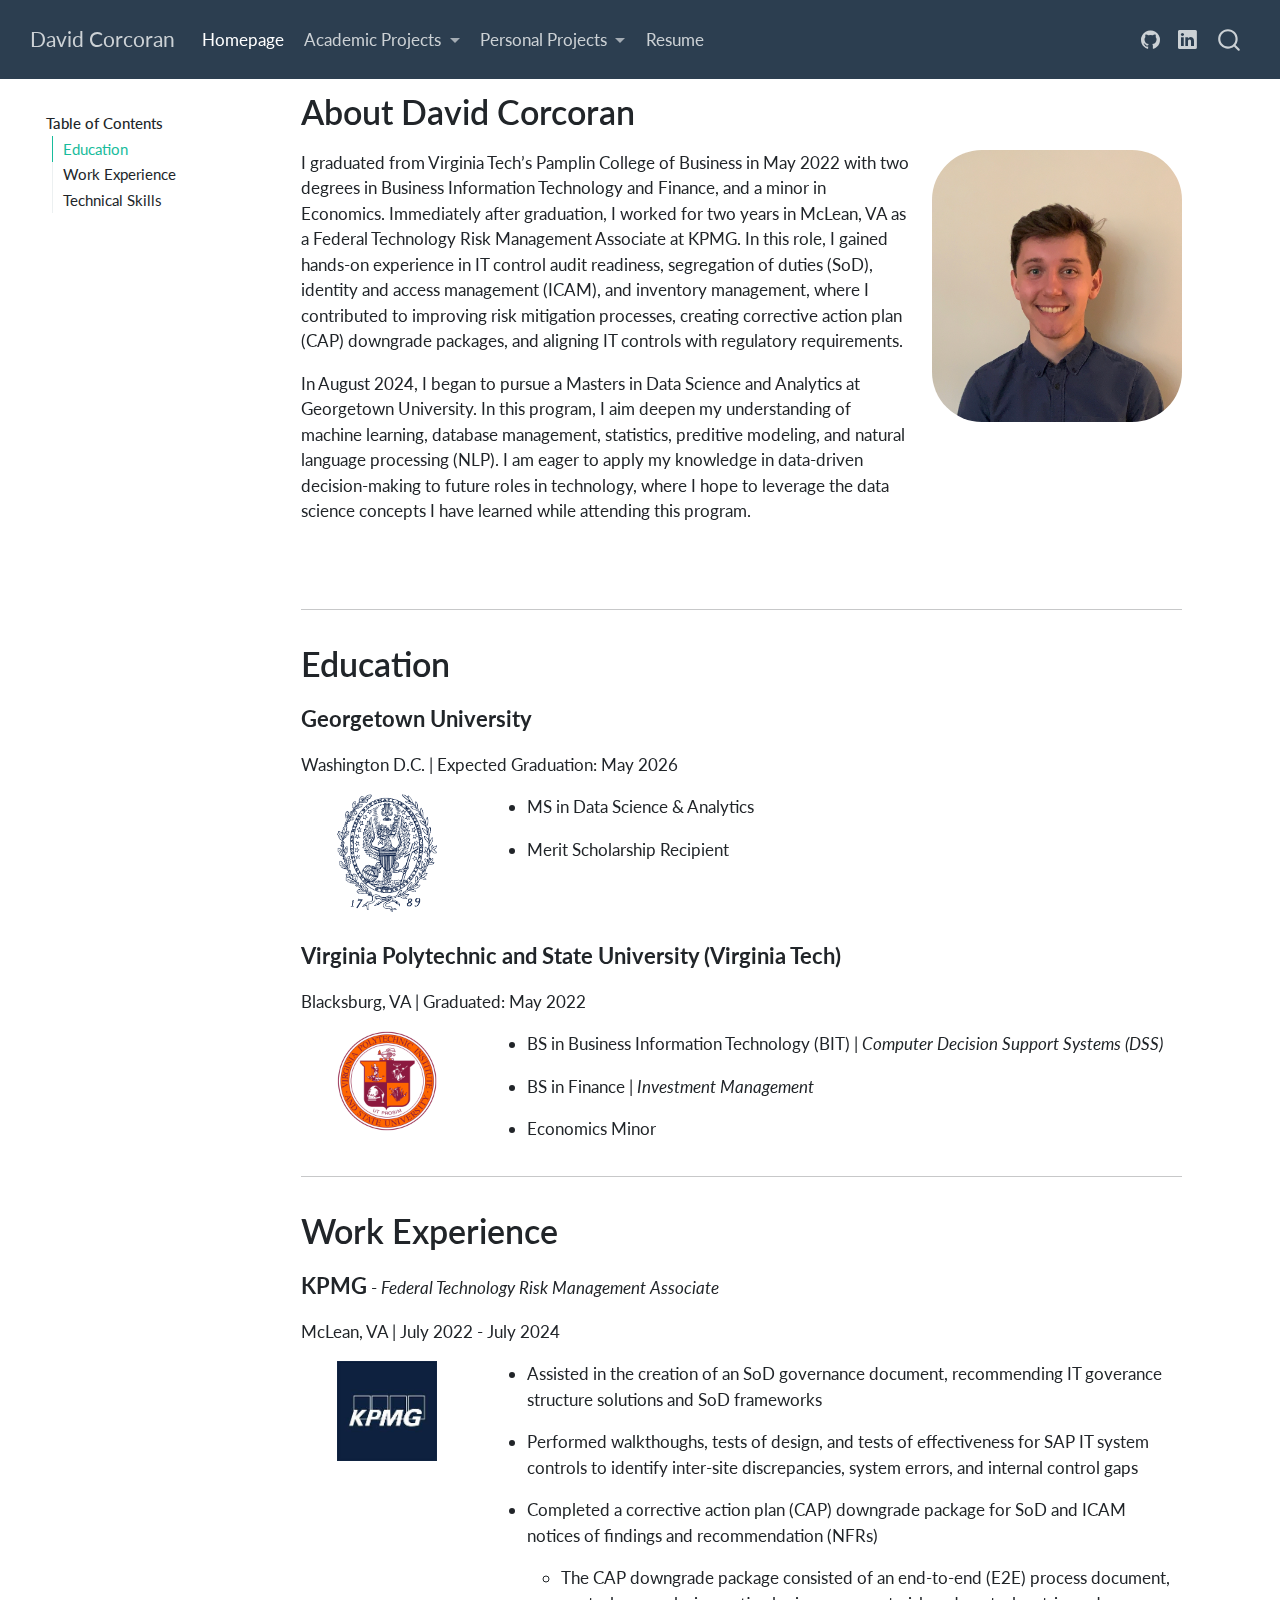
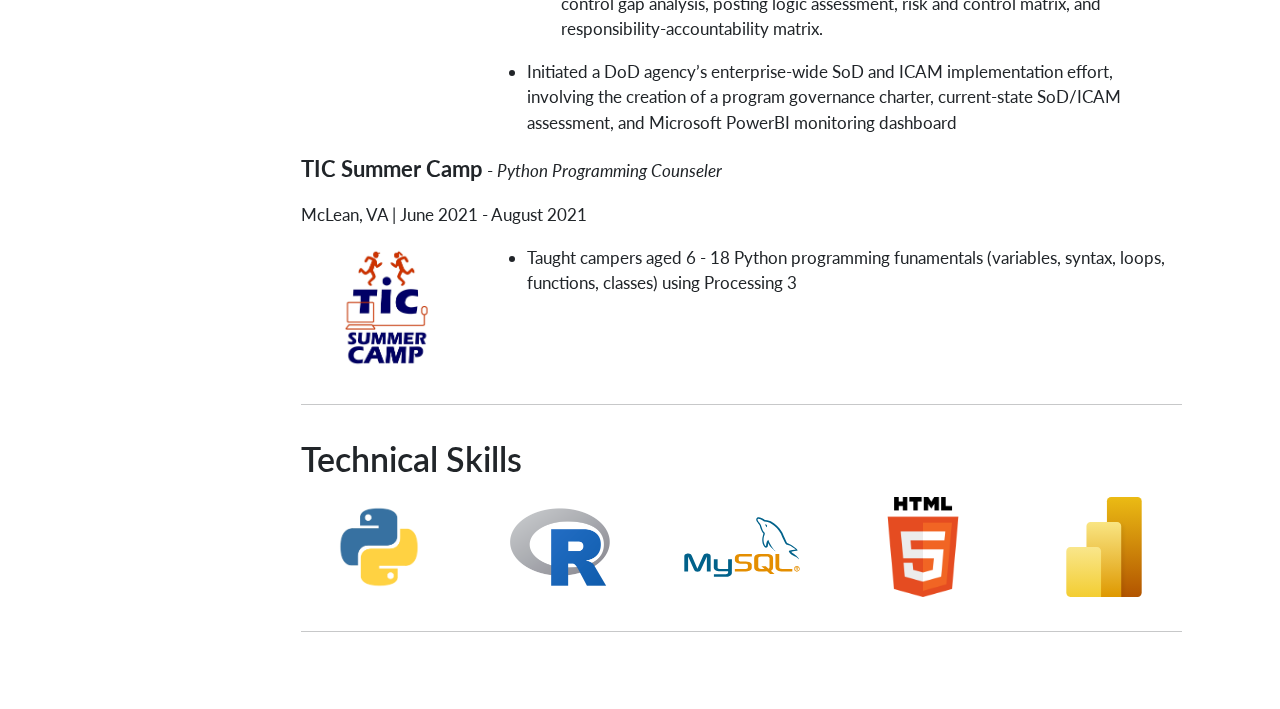
<file: Homepage/index.html>
<!DOCTYPE html>
<html xmlns="http://www.w3.org/1999/xhtml" lang="en" xml:lang="en"><head>

<meta charset="utf-8">
<meta name="generator" content="quarto-1.6.39">

<meta name="viewport" content="width=device-width, initial-scale=1.0, user-scalable=yes">


<title>About David Corcoran – David Corcoran</title>
<style>
code{white-space: pre-wrap;}
span.smallcaps{font-variant: small-caps;}
div.columns{display: flex; gap: min(4vw, 1.5em);}
div.column{flex: auto; overflow-x: auto;}
div.hanging-indent{margin-left: 1.5em; text-indent: -1.5em;}
ul.task-list{list-style: none;}
ul.task-list li input[type="checkbox"] {
  width: 0.8em;
  margin: 0 0.8em 0.2em -1em; /* quarto-specific, see https://github.com/quarto-dev/quarto-cli/issues/4556 */ 
  vertical-align: middle;
}
</style>


<script src="site_libs/quarto-nav/quarto-nav.js"></script>
<script src="site_libs/quarto-nav/headroom.min.js"></script>
<script src="site_libs/clipboard/clipboard.min.js"></script>
<script src="site_libs/quarto-search/autocomplete.umd.js"></script>
<script src="site_libs/quarto-search/fuse.min.js"></script>
<script src="site_libs/quarto-search/quarto-search.js"></script>
<meta name="quarto:offset" content="./">
<link href="./assets/gu-logo.png" rel="icon" type="image/png">
<script src="site_libs/quarto-html/quarto.js"></script>
<script src="site_libs/quarto-html/popper.min.js"></script>
<script src="site_libs/quarto-html/tippy.umd.min.js"></script>
<script src="site_libs/quarto-html/anchor.min.js"></script>
<link href="site_libs/quarto-html/tippy.css" rel="stylesheet">
<link href="site_libs/quarto-html/quarto-syntax-highlighting-e26003cea8cd680ca0c55a263523d882.css" rel="stylesheet" id="quarto-text-highlighting-styles">
<script src="site_libs/bootstrap/bootstrap.min.js"></script>
<link href="site_libs/bootstrap/bootstrap-icons.css" rel="stylesheet">
<link href="site_libs/bootstrap/bootstrap-f3c2ea88cadbcfb37ba28ffa2c97cfc1.min.css" rel="stylesheet" append-hash="true" id="quarto-bootstrap" data-mode="light">
<script id="quarto-search-options" type="application/json">{
  "location": "navbar",
  "copy-button": false,
  "collapse-after": 3,
  "panel-placement": "end",
  "type": "overlay",
  "limit": 50,
  "keyboard-shortcut": [
    "f",
    "/",
    "s"
  ],
  "show-item-context": false,
  "language": {
    "search-no-results-text": "No results",
    "search-matching-documents-text": "matching documents",
    "search-copy-link-title": "Copy link to search",
    "search-hide-matches-text": "Hide additional matches",
    "search-more-match-text": "more match in this document",
    "search-more-matches-text": "more matches in this document",
    "search-clear-button-title": "Clear",
    "search-text-placeholder": "",
    "search-detached-cancel-button-title": "Cancel",
    "search-submit-button-title": "Submit",
    "search-label": "Search"
  }
}</script>


<link rel="stylesheet" href="stylesheets/styles.css">
</head>

<body class="floating nav-fixed">

<div id="quarto-search-results"></div>
  <header id="quarto-header" class="headroom fixed-top">
    <nav class="navbar navbar-expand-lg " data-bs-theme="dark">
      <div class="navbar-container container-fluid">
      <div class="navbar-brand-container mx-auto">
    <a class="navbar-brand" href="./index.html">
    <span class="navbar-title">David Corcoran</span>
    </a>
  </div>
            <div id="quarto-search" class="" title="Search"></div>
          <button class="navbar-toggler" type="button" data-bs-toggle="collapse" data-bs-target="#navbarCollapse" aria-controls="navbarCollapse" role="menu" aria-expanded="false" aria-label="Toggle navigation" onclick="if (window.quartoToggleHeadroom) { window.quartoToggleHeadroom(); }">
  <span class="navbar-toggler-icon"></span>
</button>
          <div class="collapse navbar-collapse" id="navbarCollapse">
            <ul class="navbar-nav navbar-nav-scroll me-auto">
  <li class="nav-item">
    <a class="nav-link active" href="./index.html" aria-current="page"> 
<span class="menu-text">Homepage</span></a>
  </li>  
  <li class="nav-item dropdown ">
    <a class="nav-link dropdown-toggle" href="#" id="nav-menu-academic-projects" role="link" data-bs-toggle="dropdown" aria-expanded="false">
 <span class="menu-text">Academic Projects</span>
    </a>
    <ul class="dropdown-menu" aria-labelledby="nav-menu-academic-projects">    
        <li>
    <a class="dropdown-item" href="https://corcoran.georgetown.domains/5000-Project/index.html">
 <span class="dropdown-text">Fall 2024 - DSAN 5000 Examining Success Metrics in the Film Industry</span></a>
  </li>  
        <li>
    <a class="dropdown-item" href="https://corcoran.georgetown.domains/5100-Project/index.html">
 <span class="dropdown-text">Fall 2024 - DSAN 5100 Analyzing Airbnb Features that Influence Rental Pricing Decisions</span></a>
  </li>  
        <li>
    <a class="dropdown-item" href="https://corcoran.georgetown.domains/6300-Project/index.html">
 <span class="dropdown-text">Fall 2024 - DSAN 6300 Analysis of FAA Passenger Flight Data</span></a>
  </li>  
    </ul>
  </li>
  <li class="nav-item dropdown ">
    <a class="nav-link dropdown-toggle" href="#" id="nav-menu-personal-projects" role="link" data-bs-toggle="dropdown" aria-expanded="false">
 <span class="menu-text">Personal Projects</span>
    </a>
    <ul class="dropdown-menu" aria-labelledby="nav-menu-personal-projects">    
        <li>
    <a class="dropdown-item" href="https://corcoran.georgetown.domains/Movie-Recommendation-Model/index.html">
 <span class="dropdown-text">Movie Recommendation Model</span></a>
  </li>  
    </ul>
  </li>
  <li class="nav-item">
    <a class="nav-link" href="./pages/resume.html"> 
<span class="menu-text">Resume</span></a>
  </li>  
</ul>
            <ul class="navbar-nav navbar-nav-scroll ms-auto">
  <li class="nav-item compact">
    <a class="nav-link" href="https://github.com/dcorc7"> <i class="bi bi-github" role="img" aria-label="GitHub">
</i> 
<span class="menu-text"></span></a>
  </li>  
  <li class="nav-item compact">
    <a class="nav-link" href="https://www.linkedin.com/in/david-corcoran-70677917a/"> <i class="bi bi-linkedin" role="img" aria-label="LinkedIn">
</i> 
<span class="menu-text"></span></a>
  </li>  
</ul>
          </div> <!-- /navcollapse -->
            <div class="quarto-navbar-tools">
</div>
      </div> <!-- /container-fluid -->
    </nav>
</header>
<!-- content -->
<div id="quarto-content" class="quarto-container page-columns page-rows-contents page-layout-article page-navbar">
<!-- sidebar -->
  <nav id="quarto-sidebar" class="sidebar collapse collapse-horizontal quarto-sidebar-collapse-item sidebar-navigation floating overflow-auto">
    <nav id="TOC" role="doc-toc" class="toc-active">
    <h2 id="toc-title">Table of Contents</h2>
   
  <ul>
  <li><a href="#education" id="toc-education" class="nav-link active" data-scroll-target="#education">Education</a></li>
  <li><a href="#work-experience" id="toc-work-experience" class="nav-link" data-scroll-target="#work-experience">Work Experience</a></li>
  <li><a href="#technical-skills" id="toc-technical-skills" class="nav-link" data-scroll-target="#technical-skills">Technical Skills</a></li>
  </ul>
</nav>
</nav>
<div id="quarto-sidebar-glass" class="quarto-sidebar-collapse-item" data-bs-toggle="collapse" data-bs-target=".quarto-sidebar-collapse-item"></div>
<!-- margin-sidebar -->
    <div id="quarto-margin-sidebar" class="sidebar margin-sidebar zindex-bottom">
    </div>
<!-- main -->
<main class="content" id="quarto-document-content">

<header id="title-block-header" class="quarto-title-block default">
<div class="quarto-title">
<h1 class="title">About David Corcoran</h1>
</div>



<div class="quarto-title-meta">

    
  
    
  </div>
  


</header>


<div class="my_image_div">
<p><img src="./assets/photo.png" class="my_image" style="border-radius: 50px; width: 250px;"></p>
</div>
<div class="text-content">
<p>I graduated from Virginia Tech’s Pamplin College of Business in May 2022 with two degrees in Business Information Technology and Finance, and a minor in Economics. Immediately after graduation, I worked for two years in McLean, VA as a Federal Technology Risk Management Associate at KPMG. In this role, I gained hands-on experience in IT control audit readiness, segregation of duties (SoD), identity and access management (ICAM), and inventory management, where I contributed to improving risk mitigation processes, creating corrective action plan (CAP) downgrade packages, and aligning IT controls with regulatory requirements.</p>
<p>In August 2024, I began to pursue a Masters in Data Science and Analytics at Georgetown University. In this program, I aim deepen my understanding of machine learning, database management, statistics, preditive modeling, and natural language processing (NLP). I am eager to apply my knowledge in data-driven decision-making to future roles in technology, where I hope to leverage the data science concepts I have learned while attending this program.</p>
</div>
<p><br><br></p>
<hr>
<section id="education" class="level1">
<h1>Education</h1>
<p><span style="font-size: 22px; font-weight: bold;">Georgetown University</span></p>
<p>Washington D.C. | Expected Graduation: May 2026</p>
<div class="grid education_grid">
<div class="g-col grid_picture">
<p><img src="./assets/georgetown_logo.gif" class="img-fluid" width="100"></p>
</div>
<div class="g-col">
<ul>
<li><p>MS in Data Science &amp; Analytics</p></li>
<li><p>Merit Scholarship Recipient</p></li>
</ul>
</div>
</div>
<p><span style="font-size: 22px; font-weight: bold;">Virginia Polytechnic and State University (Virginia Tech)</span></p>
<p>Blacksburg, VA | Graduated: May 2022</p>
<div class="grid education_grid">
<div class="g-col grid_picture">
<p><img src="./assets/vt_logo.png" class="img-fluid" width="100"></p>
</div>
<div class="g-col">
<ul>
<li><p>BS in Business Information Technology (BIT) | <em>Computer Decision Support Systems (DSS)</em></p></li>
<li><p>BS in Finance | <em>Investment Management</em></p></li>
<li><p>Economics Minor</p></li>
</ul>
</div>
</div>
<hr>
</section>
<section id="work-experience" class="level1">
<h1>Work Experience</h1>
<p><span style="font-size: 22px; font-weight: bold;">KPMG</span> - <em>Federal Technology Risk Management Associate</em></p>
<p>McLean, VA | July 2022 - July 2024</p>
<div class="grid work_experience_grid">
<div class="g-col grid_picture">
<p><img src="./assets/kpmg_logo.jfif" class="img-fluid" width="100"></p>
</div>
<div class="g-col">
<ul>
<li><p>Assisted in the creation of an SoD governance document, recommending IT goverance structure solutions and SoD frameworks</p></li>
<li><p>Performed walkthoughs, tests of design, and tests of effectiveness for SAP IT system controls to identify inter-site discrepancies, system errors, and internal control gaps</p></li>
<li><p>Completed a corrective action plan (CAP) downgrade package for SoD and ICAM notices of findings and recommendation (NFRs)</p>
<ul>
<li>The CAP downgrade package consisted of an end-to-end (E2E) process document, control gap analysis, posting logic assessment, risk and control matrix, and responsibility-accountability matrix.</li>
</ul></li>
<li><p>Initiated a DoD agency’s enterprise-wide SoD and ICAM implementation effort, involving the creation of a program governance charter, current-state SoD/ICAM assessment, and Microsoft PowerBI monitoring dashboard</p></li>
</ul>
</div>
</div>
<p><span style="font-size: 22px; font-weight: bold;">TIC Summer Camp</span> - <em>Python Programming Counseler</em></p>
<p>McLean, VA | June 2021 - August 2021</p>
<div class="grid work_experience_grid">
<div class="g-col grid_picture">
<p><img src="./assets/TIC_logo.jpg" class="img-fluid" width="100"></p>
</div>
<div class="g-col">
<ul>
<li>Taught campers aged 6 - 18 Python programming funamentals (variables, syntax, loops, functions, classes) using Processing 3</li>
</ul>
</div>
</div>
<hr>
</section>
<section id="technical-skills" class="level1">
<h1>Technical Skills</h1>
<div class="grid skills_grid">
<div class="g-col">
<p><img src="./assets/python.png" class="img-fluid" width="100"></p>
</div>
<div class="g-col">
<p><img src="./assets/R.png" class="img-fluid" width="100"></p>
</div>
<div class="g-col">
<p><img src="./assets/sql.svg" height="100"></p>
</div>
<div class="g-col">
<p><img src="./assets/html.png" class="img-fluid" width="100"></p>
</div>
<div class="g-col">
<p><img src="./assets/powerbi.svg" class="img-fluid" width="100"></p>
</div>
</div>
<hr>


</section>

<a onclick="window.scrollTo(0, 0); return false;" role="button" id="quarto-back-to-top"><i class="bi bi-arrow-up"></i> Back to top</a></main> <!-- /main -->
<script id="quarto-html-after-body" type="application/javascript">
window.document.addEventListener("DOMContentLoaded", function (event) {
  const toggleBodyColorMode = (bsSheetEl) => {
    const mode = bsSheetEl.getAttribute("data-mode");
    const bodyEl = window.document.querySelector("body");
    if (mode === "dark") {
      bodyEl.classList.add("quarto-dark");
      bodyEl.classList.remove("quarto-light");
    } else {
      bodyEl.classList.add("quarto-light");
      bodyEl.classList.remove("quarto-dark");
    }
  }
  const toggleBodyColorPrimary = () => {
    const bsSheetEl = window.document.querySelector("link#quarto-bootstrap");
    if (bsSheetEl) {
      toggleBodyColorMode(bsSheetEl);
    }
  }
  toggleBodyColorPrimary();  
  const icon = "";
  const anchorJS = new window.AnchorJS();
  anchorJS.options = {
    placement: 'right',
    icon: icon
  };
  anchorJS.add('.anchored');
  const isCodeAnnotation = (el) => {
    for (const clz of el.classList) {
      if (clz.startsWith('code-annotation-')) {                     
        return true;
      }
    }
    return false;
  }
  const onCopySuccess = function(e) {
    // button target
    const button = e.trigger;
    // don't keep focus
    button.blur();
    // flash "checked"
    button.classList.add('code-copy-button-checked');
    var currentTitle = button.getAttribute("title");
    button.setAttribute("title", "Copied!");
    let tooltip;
    if (window.bootstrap) {
      button.setAttribute("data-bs-toggle", "tooltip");
      button.setAttribute("data-bs-placement", "left");
      button.setAttribute("data-bs-title", "Copied!");
      tooltip = new bootstrap.Tooltip(button, 
        { trigger: "manual", 
          customClass: "code-copy-button-tooltip",
          offset: [0, -8]});
      tooltip.show();    
    }
    setTimeout(function() {
      if (tooltip) {
        tooltip.hide();
        button.removeAttribute("data-bs-title");
        button.removeAttribute("data-bs-toggle");
        button.removeAttribute("data-bs-placement");
      }
      button.setAttribute("title", currentTitle);
      button.classList.remove('code-copy-button-checked');
    }, 1000);
    // clear code selection
    e.clearSelection();
  }
  const getTextToCopy = function(trigger) {
      const codeEl = trigger.previousElementSibling.cloneNode(true);
      for (const childEl of codeEl.children) {
        if (isCodeAnnotation(childEl)) {
          childEl.remove();
        }
      }
      return codeEl.innerText;
  }
  const clipboard = new window.ClipboardJS('.code-copy-button:not([data-in-quarto-modal])', {
    text: getTextToCopy
  });
  clipboard.on('success', onCopySuccess);
  if (window.document.getElementById('quarto-embedded-source-code-modal')) {
    const clipboardModal = new window.ClipboardJS('.code-copy-button[data-in-quarto-modal]', {
      text: getTextToCopy,
      container: window.document.getElementById('quarto-embedded-source-code-modal')
    });
    clipboardModal.on('success', onCopySuccess);
  }
    var localhostRegex = new RegExp(/^(?:http|https):\/\/localhost\:?[0-9]*\//);
    var mailtoRegex = new RegExp(/^mailto:/);
      var filterRegex = new RegExp('/' + window.location.host + '/');
    var isInternal = (href) => {
        return filterRegex.test(href) || localhostRegex.test(href) || mailtoRegex.test(href);
    }
    // Inspect non-navigation links and adorn them if external
 	var links = window.document.querySelectorAll('a[href]:not(.nav-link):not(.navbar-brand):not(.toc-action):not(.sidebar-link):not(.sidebar-item-toggle):not(.pagination-link):not(.no-external):not([aria-hidden]):not(.dropdown-item):not(.quarto-navigation-tool):not(.about-link)');
    for (var i=0; i<links.length; i++) {
      const link = links[i];
      if (!isInternal(link.href)) {
        // undo the damage that might have been done by quarto-nav.js in the case of
        // links that we want to consider external
        if (link.dataset.originalHref !== undefined) {
          link.href = link.dataset.originalHref;
        }
      }
    }
  function tippyHover(el, contentFn, onTriggerFn, onUntriggerFn) {
    const config = {
      allowHTML: true,
      maxWidth: 500,
      delay: 100,
      arrow: false,
      appendTo: function(el) {
          return el.parentElement;
      },
      interactive: true,
      interactiveBorder: 10,
      theme: 'quarto',
      placement: 'bottom-start',
    };
    if (contentFn) {
      config.content = contentFn;
    }
    if (onTriggerFn) {
      config.onTrigger = onTriggerFn;
    }
    if (onUntriggerFn) {
      config.onUntrigger = onUntriggerFn;
    }
    window.tippy(el, config); 
  }
  const noterefs = window.document.querySelectorAll('a[role="doc-noteref"]');
  for (var i=0; i<noterefs.length; i++) {
    const ref = noterefs[i];
    tippyHover(ref, function() {
      // use id or data attribute instead here
      let href = ref.getAttribute('data-footnote-href') || ref.getAttribute('href');
      try { href = new URL(href).hash; } catch {}
      const id = href.replace(/^#\/?/, "");
      const note = window.document.getElementById(id);
      if (note) {
        return note.innerHTML;
      } else {
        return "";
      }
    });
  }
  const xrefs = window.document.querySelectorAll('a.quarto-xref');
  const processXRef = (id, note) => {
    // Strip column container classes
    const stripColumnClz = (el) => {
      el.classList.remove("page-full", "page-columns");
      if (el.children) {
        for (const child of el.children) {
          stripColumnClz(child);
        }
      }
    }
    stripColumnClz(note)
    if (id === null || id.startsWith('sec-')) {
      // Special case sections, only their first couple elements
      const container = document.createElement("div");
      if (note.children && note.children.length > 2) {
        container.appendChild(note.children[0].cloneNode(true));
        for (let i = 1; i < note.children.length; i++) {
          const child = note.children[i];
          if (child.tagName === "P" && child.innerText === "") {
            continue;
          } else {
            container.appendChild(child.cloneNode(true));
            break;
          }
        }
        if (window.Quarto?.typesetMath) {
          window.Quarto.typesetMath(container);
        }
        return container.innerHTML
      } else {
        if (window.Quarto?.typesetMath) {
          window.Quarto.typesetMath(note);
        }
        return note.innerHTML;
      }
    } else {
      // Remove any anchor links if they are present
      const anchorLink = note.querySelector('a.anchorjs-link');
      if (anchorLink) {
        anchorLink.remove();
      }
      if (window.Quarto?.typesetMath) {
        window.Quarto.typesetMath(note);
      }
      if (note.classList.contains("callout")) {
        return note.outerHTML;
      } else {
        return note.innerHTML;
      }
    }
  }
  for (var i=0; i<xrefs.length; i++) {
    const xref = xrefs[i];
    tippyHover(xref, undefined, function(instance) {
      instance.disable();
      let url = xref.getAttribute('href');
      let hash = undefined; 
      if (url.startsWith('#')) {
        hash = url;
      } else {
        try { hash = new URL(url).hash; } catch {}
      }
      if (hash) {
        const id = hash.replace(/^#\/?/, "");
        const note = window.document.getElementById(id);
        if (note !== null) {
          try {
            const html = processXRef(id, note.cloneNode(true));
            instance.setContent(html);
          } finally {
            instance.enable();
            instance.show();
          }
        } else {
          // See if we can fetch this
          fetch(url.split('#')[0])
          .then(res => res.text())
          .then(html => {
            const parser = new DOMParser();
            const htmlDoc = parser.parseFromString(html, "text/html");
            const note = htmlDoc.getElementById(id);
            if (note !== null) {
              const html = processXRef(id, note);
              instance.setContent(html);
            } 
          }).finally(() => {
            instance.enable();
            instance.show();
          });
        }
      } else {
        // See if we can fetch a full url (with no hash to target)
        // This is a special case and we should probably do some content thinning / targeting
        fetch(url)
        .then(res => res.text())
        .then(html => {
          const parser = new DOMParser();
          const htmlDoc = parser.parseFromString(html, "text/html");
          const note = htmlDoc.querySelector('main.content');
          if (note !== null) {
            // This should only happen for chapter cross references
            // (since there is no id in the URL)
            // remove the first header
            if (note.children.length > 0 && note.children[0].tagName === "HEADER") {
              note.children[0].remove();
            }
            const html = processXRef(null, note);
            instance.setContent(html);
          } 
        }).finally(() => {
          instance.enable();
          instance.show();
        });
      }
    }, function(instance) {
    });
  }
      let selectedAnnoteEl;
      const selectorForAnnotation = ( cell, annotation) => {
        let cellAttr = 'data-code-cell="' + cell + '"';
        let lineAttr = 'data-code-annotation="' +  annotation + '"';
        const selector = 'span[' + cellAttr + '][' + lineAttr + ']';
        return selector;
      }
      const selectCodeLines = (annoteEl) => {
        const doc = window.document;
        const targetCell = annoteEl.getAttribute("data-target-cell");
        const targetAnnotation = annoteEl.getAttribute("data-target-annotation");
        const annoteSpan = window.document.querySelector(selectorForAnnotation(targetCell, targetAnnotation));
        const lines = annoteSpan.getAttribute("data-code-lines").split(",");
        const lineIds = lines.map((line) => {
          return targetCell + "-" + line;
        })
        let top = null;
        let height = null;
        let parent = null;
        if (lineIds.length > 0) {
            //compute the position of the single el (top and bottom and make a div)
            const el = window.document.getElementById(lineIds[0]);
            top = el.offsetTop;
            height = el.offsetHeight;
            parent = el.parentElement.parentElement;
          if (lineIds.length > 1) {
            const lastEl = window.document.getElementById(lineIds[lineIds.length - 1]);
            const bottom = lastEl.offsetTop + lastEl.offsetHeight;
            height = bottom - top;
          }
          if (top !== null && height !== null && parent !== null) {
            // cook up a div (if necessary) and position it 
            let div = window.document.getElementById("code-annotation-line-highlight");
            if (div === null) {
              div = window.document.createElement("div");
              div.setAttribute("id", "code-annotation-line-highlight");
              div.style.position = 'absolute';
              parent.appendChild(div);
            }
            div.style.top = top - 2 + "px";
            div.style.height = height + 4 + "px";
            div.style.left = 0;
            let gutterDiv = window.document.getElementById("code-annotation-line-highlight-gutter");
            if (gutterDiv === null) {
              gutterDiv = window.document.createElement("div");
              gutterDiv.setAttribute("id", "code-annotation-line-highlight-gutter");
              gutterDiv.style.position = 'absolute';
              const codeCell = window.document.getElementById(targetCell);
              const gutter = codeCell.querySelector('.code-annotation-gutter');
              gutter.appendChild(gutterDiv);
            }
            gutterDiv.style.top = top - 2 + "px";
            gutterDiv.style.height = height + 4 + "px";
          }
          selectedAnnoteEl = annoteEl;
        }
      };
      const unselectCodeLines = () => {
        const elementsIds = ["code-annotation-line-highlight", "code-annotation-line-highlight-gutter"];
        elementsIds.forEach((elId) => {
          const div = window.document.getElementById(elId);
          if (div) {
            div.remove();
          }
        });
        selectedAnnoteEl = undefined;
      };
        // Handle positioning of the toggle
    window.addEventListener(
      "resize",
      throttle(() => {
        elRect = undefined;
        if (selectedAnnoteEl) {
          selectCodeLines(selectedAnnoteEl);
        }
      }, 10)
    );
    function throttle(fn, ms) {
    let throttle = false;
    let timer;
      return (...args) => {
        if(!throttle) { // first call gets through
            fn.apply(this, args);
            throttle = true;
        } else { // all the others get throttled
            if(timer) clearTimeout(timer); // cancel #2
            timer = setTimeout(() => {
              fn.apply(this, args);
              timer = throttle = false;
            }, ms);
        }
      };
    }
      // Attach click handler to the DT
      const annoteDls = window.document.querySelectorAll('dt[data-target-cell]');
      for (const annoteDlNode of annoteDls) {
        annoteDlNode.addEventListener('click', (event) => {
          const clickedEl = event.target;
          if (clickedEl !== selectedAnnoteEl) {
            unselectCodeLines();
            const activeEl = window.document.querySelector('dt[data-target-cell].code-annotation-active');
            if (activeEl) {
              activeEl.classList.remove('code-annotation-active');
            }
            selectCodeLines(clickedEl);
            clickedEl.classList.add('code-annotation-active');
          } else {
            // Unselect the line
            unselectCodeLines();
            clickedEl.classList.remove('code-annotation-active');
          }
        });
      }
  const findCites = (el) => {
    const parentEl = el.parentElement;
    if (parentEl) {
      const cites = parentEl.dataset.cites;
      if (cites) {
        return {
          el,
          cites: cites.split(' ')
        };
      } else {
        return findCites(el.parentElement)
      }
    } else {
      return undefined;
    }
  };
  var bibliorefs = window.document.querySelectorAll('a[role="doc-biblioref"]');
  for (var i=0; i<bibliorefs.length; i++) {
    const ref = bibliorefs[i];
    const citeInfo = findCites(ref);
    if (citeInfo) {
      tippyHover(citeInfo.el, function() {
        var popup = window.document.createElement('div');
        citeInfo.cites.forEach(function(cite) {
          var citeDiv = window.document.createElement('div');
          citeDiv.classList.add('hanging-indent');
          citeDiv.classList.add('csl-entry');
          var biblioDiv = window.document.getElementById('ref-' + cite);
          if (biblioDiv) {
            citeDiv.innerHTML = biblioDiv.innerHTML;
          }
          popup.appendChild(citeDiv);
        });
        return popup.innerHTML;
      });
    }
  }
});
</script>
</div> <!-- /content -->




</body></html>
</file>
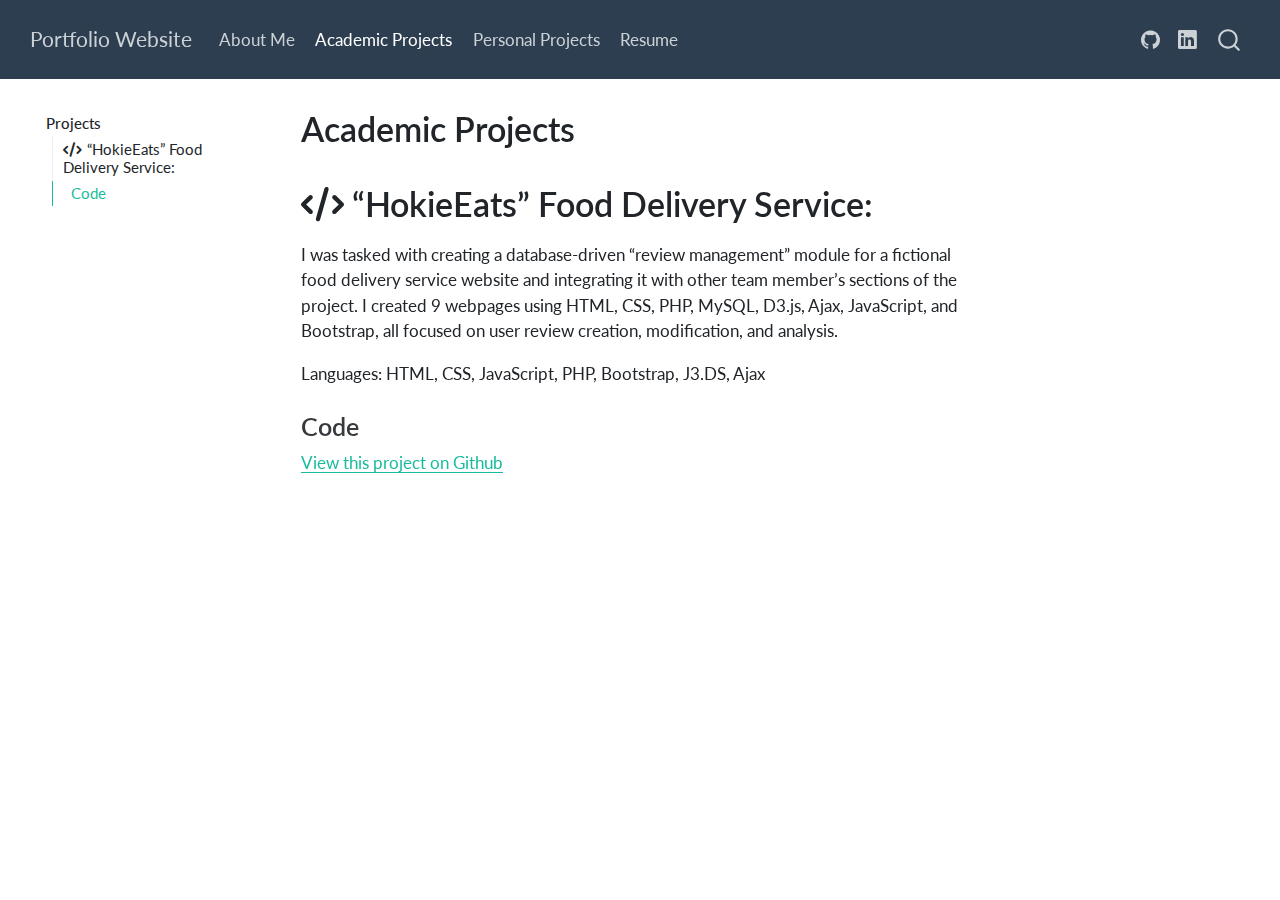
<file: Portfolio-Website/pages/academic_projects.html>
<!DOCTYPE html>
<html xmlns="http://www.w3.org/1999/xhtml" lang="en" xml:lang="en"><head>

<meta charset="utf-8">
<meta name="generator" content="quarto-1.5.54">

<meta name="viewport" content="width=device-width, initial-scale=1.0, user-scalable=yes">


<title>Academic Projects – Portfolio Website</title>
<style>
code{white-space: pre-wrap;}
span.smallcaps{font-variant: small-caps;}
div.columns{display: flex; gap: min(4vw, 1.5em);}
div.column{flex: auto; overflow-x: auto;}
div.hanging-indent{margin-left: 1.5em; text-indent: -1.5em;}
ul.task-list{list-style: none;}
ul.task-list li input[type="checkbox"] {
  width: 0.8em;
  margin: 0 0.8em 0.2em -1em; /* quarto-specific, see https://github.com/quarto-dev/quarto-cli/issues/4556 */ 
  vertical-align: middle;
}
</style>


<script src="../site_libs/quarto-nav/quarto-nav.js"></script>
<script src="../site_libs/quarto-nav/headroom.min.js"></script>
<script src="../site_libs/clipboard/clipboard.min.js"></script>
<script src="../site_libs/quarto-search/autocomplete.umd.js"></script>
<script src="../site_libs/quarto-search/fuse.min.js"></script>
<script src="../site_libs/quarto-search/quarto-search.js"></script>
<meta name="quarto:offset" content="../">
<script src="../site_libs/quarto-html/quarto.js"></script>
<script src="../site_libs/quarto-html/popper.min.js"></script>
<script src="../site_libs/quarto-html/tippy.umd.min.js"></script>
<script src="../site_libs/quarto-html/anchor.min.js"></script>
<link href="../site_libs/quarto-html/tippy.css" rel="stylesheet">
<link href="../site_libs/quarto-html/quarto-syntax-highlighting.css" rel="stylesheet" id="quarto-text-highlighting-styles">
<script src="../site_libs/bootstrap/bootstrap.min.js"></script>
<link href="../site_libs/bootstrap/bootstrap-icons.css" rel="stylesheet">
<link href="../site_libs/bootstrap/bootstrap.min.css" rel="stylesheet" id="quarto-bootstrap" data-mode="light">
<link href="../site_libs/quarto-contrib/fontawesome6-0.1.0/all.css" rel="stylesheet">
<link href="../site_libs/quarto-contrib/fontawesome6-0.1.0/latex-fontsize.css" rel="stylesheet">
<script id="quarto-search-options" type="application/json">{
  "location": "navbar",
  "copy-button": false,
  "collapse-after": 3,
  "panel-placement": "end",
  "type": "overlay",
  "limit": 50,
  "keyboard-shortcut": [
    "f",
    "/",
    "s"
  ],
  "show-item-context": false,
  "language": {
    "search-no-results-text": "No results",
    "search-matching-documents-text": "matching documents",
    "search-copy-link-title": "Copy link to search",
    "search-hide-matches-text": "Hide additional matches",
    "search-more-match-text": "more match in this document",
    "search-more-matches-text": "more matches in this document",
    "search-clear-button-title": "Clear",
    "search-text-placeholder": "",
    "search-detached-cancel-button-title": "Cancel",
    "search-submit-button-title": "Submit",
    "search-label": "Search"
  }
}</script>


</head>

<body class="floating nav-fixed">

<div id="quarto-search-results"></div>
  <header id="quarto-header" class="headroom fixed-top">
    <nav class="navbar navbar-expand-lg " data-bs-theme="dark">
      <div class="navbar-container container-fluid">
      <div class="navbar-brand-container mx-auto">
    <a class="navbar-brand" href="../index.html">
    <span class="navbar-title">Portfolio Website</span>
    </a>
  </div>
            <div id="quarto-search" class="" title="Search"></div>
          <button class="navbar-toggler" type="button" data-bs-toggle="collapse" data-bs-target="#navbarCollapse" aria-controls="navbarCollapse" role="menu" aria-expanded="false" aria-label="Toggle navigation" onclick="if (window.quartoToggleHeadroom) { window.quartoToggleHeadroom(); }">
  <span class="navbar-toggler-icon"></span>
</button>
          <div class="collapse navbar-collapse" id="navbarCollapse">
            <ul class="navbar-nav navbar-nav-scroll me-auto">
  <li class="nav-item">
    <a class="nav-link" href="../index.html"> 
<span class="menu-text">About Me</span></a>
  </li>  
  <li class="nav-item">
    <a class="nav-link active" href="../pages/academic_projects.html" aria-current="page"> 
<span class="menu-text">Academic Projects</span></a>
  </li>  
  <li class="nav-item">
    <a class="nav-link" href="../pages/personal_projects.html"> 
<span class="menu-text">Personal Projects</span></a>
  </li>  
  <li class="nav-item">
    <a class="nav-link" href="../pages/resume.html"> 
<span class="menu-text">Resume</span></a>
  </li>  
</ul>
            <ul class="navbar-nav navbar-nav-scroll ms-auto">
  <li class="nav-item compact">
    <a class="nav-link" href="https://github.com/dcorcoran7"> <i class="bi bi-github" role="img" aria-label="GitHub">
</i> 
<span class="menu-text"></span></a>
  </li>  
  <li class="nav-item compact">
    <a class="nav-link" href="https://www.linkedin.com/in/david-corcoran-70677917a/"> <i class="bi bi-linkedin" role="img" aria-label="LinkedIn">
</i> 
<span class="menu-text"></span></a>
  </li>  
</ul>
          </div> <!-- /navcollapse -->
            <div class="quarto-navbar-tools">
</div>
      </div> <!-- /container-fluid -->
    </nav>
</header>
<!-- content -->
<div id="quarto-content" class="quarto-container page-columns page-rows-contents page-layout-article page-navbar">
<!-- sidebar -->
  <nav id="quarto-sidebar" class="sidebar collapse collapse-horizontal quarto-sidebar-collapse-item sidebar-navigation floating overflow-auto">
    <nav id="TOC" role="doc-toc" class="toc-active">
    <h2 id="toc-title">Projects</h2>
   
  <ul>
  <li><a href="#hokieeats-food-delivery-service" id="toc-hokieeats-food-delivery-service" class="nav-link active" data-scroll-target="#hokieeats-food-delivery-service"><i class="fa-solid fa-code" aria-label="code"></i> “HokieEats” Food Delivery Service:</a>
  <ul class="collapse">
  <li><a href="#code" id="toc-code" class="nav-link" data-scroll-target="#code">Code</a></li>
  </ul></li>
  </ul>
</nav>
</nav>
<div id="quarto-sidebar-glass" class="quarto-sidebar-collapse-item" data-bs-toggle="collapse" data-bs-target=".quarto-sidebar-collapse-item"></div>
<!-- margin-sidebar -->
    <div id="quarto-margin-sidebar" class="sidebar margin-sidebar zindex-bottom">
    </div>
<!-- main -->
<main class="content" id="quarto-document-content">

<header id="title-block-header" class="quarto-title-block default">
<div class="quarto-title">
<h1 class="title">Academic Projects</h1>
</div>



<div class="quarto-title-meta">

    
  
    
  </div>
  


</header>


<section id="hokieeats-food-delivery-service" class="level1">
<h1><i class="fa-solid fa-code" aria-label="code"></i> “HokieEats” Food Delivery Service:</h1>
<p>I was tasked with creating a database-driven “review management” module for a fictional food delivery service website and integrating it with other team member’s sections of the project. I created 9 webpages using HTML, CSS, PHP, MySQL, D3.js, Ajax, JavaScript, and Bootstrap, all focused on user review creation, modification, and analysis.</p>
<p>Languages: HTML, CSS, JavaScript, PHP, Bootstrap, J3.DS, Ajax</p>
<section id="code" class="level3">
<h3 class="anchored" data-anchor-id="code">Code</h3>
<p><a href="https://github.com/dcorcoran7/HokieEatsWebpages">View this project on Github</a></p>


</section>
</section>

</main> <!-- /main -->
<script id="quarto-html-after-body" type="application/javascript">
window.document.addEventListener("DOMContentLoaded", function (event) {
  const toggleBodyColorMode = (bsSheetEl) => {
    const mode = bsSheetEl.getAttribute("data-mode");
    const bodyEl = window.document.querySelector("body");
    if (mode === "dark") {
      bodyEl.classList.add("quarto-dark");
      bodyEl.classList.remove("quarto-light");
    } else {
      bodyEl.classList.add("quarto-light");
      bodyEl.classList.remove("quarto-dark");
    }
  }
  const toggleBodyColorPrimary = () => {
    const bsSheetEl = window.document.querySelector("link#quarto-bootstrap");
    if (bsSheetEl) {
      toggleBodyColorMode(bsSheetEl);
    }
  }
  toggleBodyColorPrimary();  
  const icon = "";
  const anchorJS = new window.AnchorJS();
  anchorJS.options = {
    placement: 'right',
    icon: icon
  };
  anchorJS.add('.anchored');
  const isCodeAnnotation = (el) => {
    for (const clz of el.classList) {
      if (clz.startsWith('code-annotation-')) {                     
        return true;
      }
    }
    return false;
  }
  const onCopySuccess = function(e) {
    // button target
    const button = e.trigger;
    // don't keep focus
    button.blur();
    // flash "checked"
    button.classList.add('code-copy-button-checked');
    var currentTitle = button.getAttribute("title");
    button.setAttribute("title", "Copied!");
    let tooltip;
    if (window.bootstrap) {
      button.setAttribute("data-bs-toggle", "tooltip");
      button.setAttribute("data-bs-placement", "left");
      button.setAttribute("data-bs-title", "Copied!");
      tooltip = new bootstrap.Tooltip(button, 
        { trigger: "manual", 
          customClass: "code-copy-button-tooltip",
          offset: [0, -8]});
      tooltip.show();    
    }
    setTimeout(function() {
      if (tooltip) {
        tooltip.hide();
        button.removeAttribute("data-bs-title");
        button.removeAttribute("data-bs-toggle");
        button.removeAttribute("data-bs-placement");
      }
      button.setAttribute("title", currentTitle);
      button.classList.remove('code-copy-button-checked');
    }, 1000);
    // clear code selection
    e.clearSelection();
  }
  const getTextToCopy = function(trigger) {
      const codeEl = trigger.previousElementSibling.cloneNode(true);
      for (const childEl of codeEl.children) {
        if (isCodeAnnotation(childEl)) {
          childEl.remove();
        }
      }
      return codeEl.innerText;
  }
  const clipboard = new window.ClipboardJS('.code-copy-button:not([data-in-quarto-modal])', {
    text: getTextToCopy
  });
  clipboard.on('success', onCopySuccess);
  if (window.document.getElementById('quarto-embedded-source-code-modal')) {
    // For code content inside modals, clipBoardJS needs to be initialized with a container option
    // TODO: Check when it could be a function (https://github.com/zenorocha/clipboard.js/issues/860)
    const clipboardModal = new window.ClipboardJS('.code-copy-button[data-in-quarto-modal]', {
      text: getTextToCopy,
      container: window.document.getElementById('quarto-embedded-source-code-modal')
    });
    clipboardModal.on('success', onCopySuccess);
  }
    var localhostRegex = new RegExp(/^(?:http|https):\/\/localhost\:?[0-9]*\//);
    var mailtoRegex = new RegExp(/^mailto:/);
      var filterRegex = new RegExp('/' + window.location.host + '/');
    var isInternal = (href) => {
        return filterRegex.test(href) || localhostRegex.test(href) || mailtoRegex.test(href);
    }
    // Inspect non-navigation links and adorn them if external
 	var links = window.document.querySelectorAll('a[href]:not(.nav-link):not(.navbar-brand):not(.toc-action):not(.sidebar-link):not(.sidebar-item-toggle):not(.pagination-link):not(.no-external):not([aria-hidden]):not(.dropdown-item):not(.quarto-navigation-tool):not(.about-link)');
    for (var i=0; i<links.length; i++) {
      const link = links[i];
      if (!isInternal(link.href)) {
        // undo the damage that might have been done by quarto-nav.js in the case of
        // links that we want to consider external
        if (link.dataset.originalHref !== undefined) {
          link.href = link.dataset.originalHref;
        }
      }
    }
  function tippyHover(el, contentFn, onTriggerFn, onUntriggerFn) {
    const config = {
      allowHTML: true,
      maxWidth: 500,
      delay: 100,
      arrow: false,
      appendTo: function(el) {
          return el.parentElement;
      },
      interactive: true,
      interactiveBorder: 10,
      theme: 'quarto',
      placement: 'bottom-start',
    };
    if (contentFn) {
      config.content = contentFn;
    }
    if (onTriggerFn) {
      config.onTrigger = onTriggerFn;
    }
    if (onUntriggerFn) {
      config.onUntrigger = onUntriggerFn;
    }
    window.tippy(el, config); 
  }
  const noterefs = window.document.querySelectorAll('a[role="doc-noteref"]');
  for (var i=0; i<noterefs.length; i++) {
    const ref = noterefs[i];
    tippyHover(ref, function() {
      // use id or data attribute instead here
      let href = ref.getAttribute('data-footnote-href') || ref.getAttribute('href');
      try { href = new URL(href).hash; } catch {}
      const id = href.replace(/^#\/?/, "");
      const note = window.document.getElementById(id);
      if (note) {
        return note.innerHTML;
      } else {
        return "";
      }
    });
  }
  const xrefs = window.document.querySelectorAll('a.quarto-xref');
  const processXRef = (id, note) => {
    // Strip column container classes
    const stripColumnClz = (el) => {
      el.classList.remove("page-full", "page-columns");
      if (el.children) {
        for (const child of el.children) {
          stripColumnClz(child);
        }
      }
    }
    stripColumnClz(note)
    if (id === null || id.startsWith('sec-')) {
      // Special case sections, only their first couple elements
      const container = document.createElement("div");
      if (note.children && note.children.length > 2) {
        container.appendChild(note.children[0].cloneNode(true));
        for (let i = 1; i < note.children.length; i++) {
          const child = note.children[i];
          if (child.tagName === "P" && child.innerText === "") {
            continue;
          } else {
            container.appendChild(child.cloneNode(true));
            break;
          }
        }
        if (window.Quarto?.typesetMath) {
          window.Quarto.typesetMath(container);
        }
        return container.innerHTML
      } else {
        if (window.Quarto?.typesetMath) {
          window.Quarto.typesetMath(note);
        }
        return note.innerHTML;
      }
    } else {
      // Remove any anchor links if they are present
      const anchorLink = note.querySelector('a.anchorjs-link');
      if (anchorLink) {
        anchorLink.remove();
      }
      if (window.Quarto?.typesetMath) {
        window.Quarto.typesetMath(note);
      }
      // TODO in 1.5, we should make sure this works without a callout special case
      if (note.classList.contains("callout")) {
        return note.outerHTML;
      } else {
        return note.innerHTML;
      }
    }
  }
  for (var i=0; i<xrefs.length; i++) {
    const xref = xrefs[i];
    tippyHover(xref, undefined, function(instance) {
      instance.disable();
      let url = xref.getAttribute('href');
      let hash = undefined; 
      if (url.startsWith('#')) {
        hash = url;
      } else {
        try { hash = new URL(url).hash; } catch {}
      }
      if (hash) {
        const id = hash.replace(/^#\/?/, "");
        const note = window.document.getElementById(id);
        if (note !== null) {
          try {
            const html = processXRef(id, note.cloneNode(true));
            instance.setContent(html);
          } finally {
            instance.enable();
            instance.show();
          }
        } else {
          // See if we can fetch this
          fetch(url.split('#')[0])
          .then(res => res.text())
          .then(html => {
            const parser = new DOMParser();
            const htmlDoc = parser.parseFromString(html, "text/html");
            const note = htmlDoc.getElementById(id);
            if (note !== null) {
              const html = processXRef(id, note);
              instance.setContent(html);
            } 
          }).finally(() => {
            instance.enable();
            instance.show();
          });
        }
      } else {
        // See if we can fetch a full url (with no hash to target)
        // This is a special case and we should probably do some content thinning / targeting
        fetch(url)
        .then(res => res.text())
        .then(html => {
          const parser = new DOMParser();
          const htmlDoc = parser.parseFromString(html, "text/html");
          const note = htmlDoc.querySelector('main.content');
          if (note !== null) {
            // This should only happen for chapter cross references
            // (since there is no id in the URL)
            // remove the first header
            if (note.children.length > 0 && note.children[0].tagName === "HEADER") {
              note.children[0].remove();
            }
            const html = processXRef(null, note);
            instance.setContent(html);
          } 
        }).finally(() => {
          instance.enable();
          instance.show();
        });
      }
    }, function(instance) {
    });
  }
      let selectedAnnoteEl;
      const selectorForAnnotation = ( cell, annotation) => {
        let cellAttr = 'data-code-cell="' + cell + '"';
        let lineAttr = 'data-code-annotation="' +  annotation + '"';
        const selector = 'span[' + cellAttr + '][' + lineAttr + ']';
        return selector;
      }
      const selectCodeLines = (annoteEl) => {
        const doc = window.document;
        const targetCell = annoteEl.getAttribute("data-target-cell");
        const targetAnnotation = annoteEl.getAttribute("data-target-annotation");
        const annoteSpan = window.document.querySelector(selectorForAnnotation(targetCell, targetAnnotation));
        const lines = annoteSpan.getAttribute("data-code-lines").split(",");
        const lineIds = lines.map((line) => {
          return targetCell + "-" + line;
        })
        let top = null;
        let height = null;
        let parent = null;
        if (lineIds.length > 0) {
            //compute the position of the single el (top and bottom and make a div)
            const el = window.document.getElementById(lineIds[0]);
            top = el.offsetTop;
            height = el.offsetHeight;
            parent = el.parentElement.parentElement;
          if (lineIds.length > 1) {
            const lastEl = window.document.getElementById(lineIds[lineIds.length - 1]);
            const bottom = lastEl.offsetTop + lastEl.offsetHeight;
            height = bottom - top;
          }
          if (top !== null && height !== null && parent !== null) {
            // cook up a div (if necessary) and position it 
            let div = window.document.getElementById("code-annotation-line-highlight");
            if (div === null) {
              div = window.document.createElement("div");
              div.setAttribute("id", "code-annotation-line-highlight");
              div.style.position = 'absolute';
              parent.appendChild(div);
            }
            div.style.top = top - 2 + "px";
            div.style.height = height + 4 + "px";
            div.style.left = 0;
            let gutterDiv = window.document.getElementById("code-annotation-line-highlight-gutter");
            if (gutterDiv === null) {
              gutterDiv = window.document.createElement("div");
              gutterDiv.setAttribute("id", "code-annotation-line-highlight-gutter");
              gutterDiv.style.position = 'absolute';
              const codeCell = window.document.getElementById(targetCell);
              const gutter = codeCell.querySelector('.code-annotation-gutter');
              gutter.appendChild(gutterDiv);
            }
            gutterDiv.style.top = top - 2 + "px";
            gutterDiv.style.height = height + 4 + "px";
          }
          selectedAnnoteEl = annoteEl;
        }
      };
      const unselectCodeLines = () => {
        const elementsIds = ["code-annotation-line-highlight", "code-annotation-line-highlight-gutter"];
        elementsIds.forEach((elId) => {
          const div = window.document.getElementById(elId);
          if (div) {
            div.remove();
          }
        });
        selectedAnnoteEl = undefined;
      };
        // Handle positioning of the toggle
    window.addEventListener(
      "resize",
      throttle(() => {
        elRect = undefined;
        if (selectedAnnoteEl) {
          selectCodeLines(selectedAnnoteEl);
        }
      }, 10)
    );
    function throttle(fn, ms) {
    let throttle = false;
    let timer;
      return (...args) => {
        if(!throttle) { // first call gets through
            fn.apply(this, args);
            throttle = true;
        } else { // all the others get throttled
            if(timer) clearTimeout(timer); // cancel #2
            timer = setTimeout(() => {
              fn.apply(this, args);
              timer = throttle = false;
            }, ms);
        }
      };
    }
      // Attach click handler to the DT
      const annoteDls = window.document.querySelectorAll('dt[data-target-cell]');
      for (const annoteDlNode of annoteDls) {
        annoteDlNode.addEventListener('click', (event) => {
          const clickedEl = event.target;
          if (clickedEl !== selectedAnnoteEl) {
            unselectCodeLines();
            const activeEl = window.document.querySelector('dt[data-target-cell].code-annotation-active');
            if (activeEl) {
              activeEl.classList.remove('code-annotation-active');
            }
            selectCodeLines(clickedEl);
            clickedEl.classList.add('code-annotation-active');
          } else {
            // Unselect the line
            unselectCodeLines();
            clickedEl.classList.remove('code-annotation-active');
          }
        });
      }
  const findCites = (el) => {
    const parentEl = el.parentElement;
    if (parentEl) {
      const cites = parentEl.dataset.cites;
      if (cites) {
        return {
          el,
          cites: cites.split(' ')
        };
      } else {
        return findCites(el.parentElement)
      }
    } else {
      return undefined;
    }
  };
  var bibliorefs = window.document.querySelectorAll('a[role="doc-biblioref"]');
  for (var i=0; i<bibliorefs.length; i++) {
    const ref = bibliorefs[i];
    const citeInfo = findCites(ref);
    if (citeInfo) {
      tippyHover(citeInfo.el, function() {
        var popup = window.document.createElement('div');
        citeInfo.cites.forEach(function(cite) {
          var citeDiv = window.document.createElement('div');
          citeDiv.classList.add('hanging-indent');
          citeDiv.classList.add('csl-entry');
          var biblioDiv = window.document.getElementById('ref-' + cite);
          if (biblioDiv) {
            citeDiv.innerHTML = biblioDiv.innerHTML;
          }
          popup.appendChild(citeDiv);
        });
        return popup.innerHTML;
      });
    }
  }
});
</script>
</div> <!-- /content -->




</body></html>
</file>
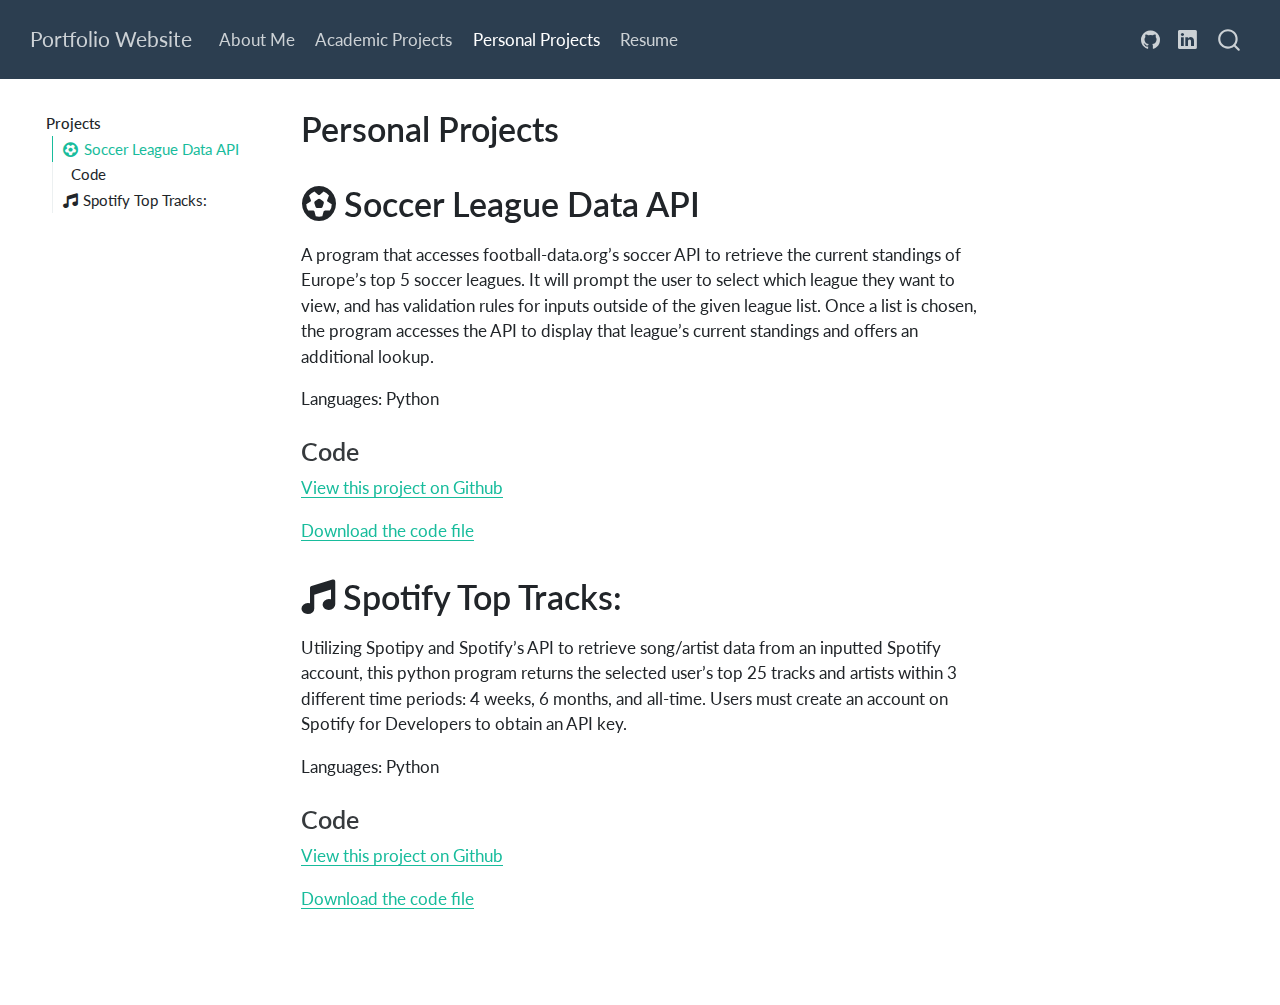
<file: Portfolio-Website/pages/personal_projects.html>
<!DOCTYPE html>
<html xmlns="http://www.w3.org/1999/xhtml" lang="en" xml:lang="en"><head>

<meta charset="utf-8">
<meta name="generator" content="quarto-1.5.54">

<meta name="viewport" content="width=device-width, initial-scale=1.0, user-scalable=yes">


<title>Personal Projects – Portfolio Website</title>
<style>
code{white-space: pre-wrap;}
span.smallcaps{font-variant: small-caps;}
div.columns{display: flex; gap: min(4vw, 1.5em);}
div.column{flex: auto; overflow-x: auto;}
div.hanging-indent{margin-left: 1.5em; text-indent: -1.5em;}
ul.task-list{list-style: none;}
ul.task-list li input[type="checkbox"] {
  width: 0.8em;
  margin: 0 0.8em 0.2em -1em; /* quarto-specific, see https://github.com/quarto-dev/quarto-cli/issues/4556 */ 
  vertical-align: middle;
}
</style>


<script src="../site_libs/quarto-nav/quarto-nav.js"></script>
<script src="../site_libs/quarto-nav/headroom.min.js"></script>
<script src="../site_libs/clipboard/clipboard.min.js"></script>
<script src="../site_libs/quarto-search/autocomplete.umd.js"></script>
<script src="../site_libs/quarto-search/fuse.min.js"></script>
<script src="../site_libs/quarto-search/quarto-search.js"></script>
<meta name="quarto:offset" content="../">
<script src="../site_libs/quarto-html/quarto.js"></script>
<script src="../site_libs/quarto-html/popper.min.js"></script>
<script src="../site_libs/quarto-html/tippy.umd.min.js"></script>
<script src="../site_libs/quarto-html/anchor.min.js"></script>
<link href="../site_libs/quarto-html/tippy.css" rel="stylesheet">
<link href="../site_libs/quarto-html/quarto-syntax-highlighting.css" rel="stylesheet" id="quarto-text-highlighting-styles">
<script src="../site_libs/bootstrap/bootstrap.min.js"></script>
<link href="../site_libs/bootstrap/bootstrap-icons.css" rel="stylesheet">
<link href="../site_libs/bootstrap/bootstrap.min.css" rel="stylesheet" id="quarto-bootstrap" data-mode="light">
<link href="../site_libs/quarto-contrib/fontawesome6-0.1.0/all.css" rel="stylesheet">
<link href="../site_libs/quarto-contrib/fontawesome6-0.1.0/latex-fontsize.css" rel="stylesheet">
<script id="quarto-search-options" type="application/json">{
  "location": "navbar",
  "copy-button": false,
  "collapse-after": 3,
  "panel-placement": "end",
  "type": "overlay",
  "limit": 50,
  "keyboard-shortcut": [
    "f",
    "/",
    "s"
  ],
  "show-item-context": false,
  "language": {
    "search-no-results-text": "No results",
    "search-matching-documents-text": "matching documents",
    "search-copy-link-title": "Copy link to search",
    "search-hide-matches-text": "Hide additional matches",
    "search-more-match-text": "more match in this document",
    "search-more-matches-text": "more matches in this document",
    "search-clear-button-title": "Clear",
    "search-text-placeholder": "",
    "search-detached-cancel-button-title": "Cancel",
    "search-submit-button-title": "Submit",
    "search-label": "Search"
  }
}</script>


</head>

<body class="floating nav-fixed">

<div id="quarto-search-results"></div>
  <header id="quarto-header" class="headroom fixed-top">
    <nav class="navbar navbar-expand-lg " data-bs-theme="dark">
      <div class="navbar-container container-fluid">
      <div class="navbar-brand-container mx-auto">
    <a class="navbar-brand" href="../index.html">
    <span class="navbar-title">Portfolio Website</span>
    </a>
  </div>
            <div id="quarto-search" class="" title="Search"></div>
          <button class="navbar-toggler" type="button" data-bs-toggle="collapse" data-bs-target="#navbarCollapse" aria-controls="navbarCollapse" role="menu" aria-expanded="false" aria-label="Toggle navigation" onclick="if (window.quartoToggleHeadroom) { window.quartoToggleHeadroom(); }">
  <span class="navbar-toggler-icon"></span>
</button>
          <div class="collapse navbar-collapse" id="navbarCollapse">
            <ul class="navbar-nav navbar-nav-scroll me-auto">
  <li class="nav-item">
    <a class="nav-link" href="../index.html"> 
<span class="menu-text">About Me</span></a>
  </li>  
  <li class="nav-item">
    <a class="nav-link" href="../pages/academic_projects.html"> 
<span class="menu-text">Academic Projects</span></a>
  </li>  
  <li class="nav-item">
    <a class="nav-link active" href="../pages/personal_projects.html" aria-current="page"> 
<span class="menu-text">Personal Projects</span></a>
  </li>  
  <li class="nav-item">
    <a class="nav-link" href="../pages/resume.html"> 
<span class="menu-text">Resume</span></a>
  </li>  
</ul>
            <ul class="navbar-nav navbar-nav-scroll ms-auto">
  <li class="nav-item compact">
    <a class="nav-link" href="https://github.com/dcorcoran7"> <i class="bi bi-github" role="img" aria-label="GitHub">
</i> 
<span class="menu-text"></span></a>
  </li>  
  <li class="nav-item compact">
    <a class="nav-link" href="https://www.linkedin.com/in/david-corcoran-70677917a/"> <i class="bi bi-linkedin" role="img" aria-label="LinkedIn">
</i> 
<span class="menu-text"></span></a>
  </li>  
</ul>
          </div> <!-- /navcollapse -->
            <div class="quarto-navbar-tools">
</div>
      </div> <!-- /container-fluid -->
    </nav>
</header>
<!-- content -->
<div id="quarto-content" class="quarto-container page-columns page-rows-contents page-layout-article page-navbar">
<!-- sidebar -->
  <nav id="quarto-sidebar" class="sidebar collapse collapse-horizontal quarto-sidebar-collapse-item sidebar-navigation floating overflow-auto">
    <nav id="TOC" role="doc-toc" class="toc-active">
    <h2 id="toc-title">Projects</h2>
   
  <ul>
  <li><a href="#soccer-league-data-api" id="toc-soccer-league-data-api" class="nav-link active" data-scroll-target="#soccer-league-data-api"><i class="fa-solid fa-futbol" aria-label="futbol"></i> Soccer League Data API</a>
  <ul class="collapse">
  <li><a href="#code" id="toc-code" class="nav-link" data-scroll-target="#code">Code</a></li>
  </ul></li>
  <li><a href="#spotify-top-tracks" id="toc-spotify-top-tracks" class="nav-link" data-scroll-target="#spotify-top-tracks"><i class="fa-solid fa-music" aria-label="music"></i> Spotify Top Tracks:</a>
  <ul class="collapse">
  <li><a href="#code-1" id="toc-code-1" class="nav-link" data-scroll-target="#code-1">Code</a></li>
  </ul></li>
  </ul>
</nav>
</nav>
<div id="quarto-sidebar-glass" class="quarto-sidebar-collapse-item" data-bs-toggle="collapse" data-bs-target=".quarto-sidebar-collapse-item"></div>
<!-- margin-sidebar -->
    <div id="quarto-margin-sidebar" class="sidebar margin-sidebar zindex-bottom">
    </div>
<!-- main -->
<main class="content" id="quarto-document-content">

<header id="title-block-header" class="quarto-title-block default">
<div class="quarto-title">
<h1 class="title">Personal Projects</h1>
</div>



<div class="quarto-title-meta">

    
  
    
  </div>
  


</header>


<section id="soccer-league-data-api" class="level1">
<h1><i class="fa-solid fa-futbol" aria-label="futbol"></i> Soccer League Data API</h1>
<p>A program that accesses football-data.org’s soccer API to retrieve the current standings of Europe’s top 5 soccer leagues. It will prompt the user to select which league they want to view, and has validation rules for inputs outside of the given league list. Once a list is chosen, the program accesses the API to display that league’s current standings and offers an additional lookup.</p>
<p>Languages: Python</p>
<section id="code" class="level3">
<h3 class="anchored" data-anchor-id="code">Code</h3>
<p><a href="https://github.com/dcorcoran7/SoccerLeagueStandingsAPI">View this project on Github</a></p>
<p><a href="../project_code_files/SoccerData.py">Download the code file</a></p>
</section>
</section>
<section id="spotify-top-tracks" class="level1">
<h1><i class="fa-solid fa-music" aria-label="music"></i> Spotify Top Tracks:</h1>
<p>Utilizing Spotipy and Spotify’s API to retrieve song/artist data from an inputted Spotify account, this python program returns the selected user’s top 25 tracks and artists within 3 different time periods: 4 weeks, 6 months, and all-time. Users must create an account on Spotify for Developers to obtain an API key.</p>
<p>Languages: Python</p>
<section id="code-1" class="level3">
<h3 class="anchored" data-anchor-id="code-1">Code</h3>
<p><a href="https://github.com/dcorcoran7/SpotifyTopTracks">View this project on Github</a></p>
<p><a href="../project_code_files/SpotifyScraper.py">Download the code file</a></p>


</section>
</section>

</main> <!-- /main -->
<script id="quarto-html-after-body" type="application/javascript">
window.document.addEventListener("DOMContentLoaded", function (event) {
  const toggleBodyColorMode = (bsSheetEl) => {
    const mode = bsSheetEl.getAttribute("data-mode");
    const bodyEl = window.document.querySelector("body");
    if (mode === "dark") {
      bodyEl.classList.add("quarto-dark");
      bodyEl.classList.remove("quarto-light");
    } else {
      bodyEl.classList.add("quarto-light");
      bodyEl.classList.remove("quarto-dark");
    }
  }
  const toggleBodyColorPrimary = () => {
    const bsSheetEl = window.document.querySelector("link#quarto-bootstrap");
    if (bsSheetEl) {
      toggleBodyColorMode(bsSheetEl);
    }
  }
  toggleBodyColorPrimary();  
  const icon = "";
  const anchorJS = new window.AnchorJS();
  anchorJS.options = {
    placement: 'right',
    icon: icon
  };
  anchorJS.add('.anchored');
  const isCodeAnnotation = (el) => {
    for (const clz of el.classList) {
      if (clz.startsWith('code-annotation-')) {                     
        return true;
      }
    }
    return false;
  }
  const onCopySuccess = function(e) {
    // button target
    const button = e.trigger;
    // don't keep focus
    button.blur();
    // flash "checked"
    button.classList.add('code-copy-button-checked');
    var currentTitle = button.getAttribute("title");
    button.setAttribute("title", "Copied!");
    let tooltip;
    if (window.bootstrap) {
      button.setAttribute("data-bs-toggle", "tooltip");
      button.setAttribute("data-bs-placement", "left");
      button.setAttribute("data-bs-title", "Copied!");
      tooltip = new bootstrap.Tooltip(button, 
        { trigger: "manual", 
          customClass: "code-copy-button-tooltip",
          offset: [0, -8]});
      tooltip.show();    
    }
    setTimeout(function() {
      if (tooltip) {
        tooltip.hide();
        button.removeAttribute("data-bs-title");
        button.removeAttribute("data-bs-toggle");
        button.removeAttribute("data-bs-placement");
      }
      button.setAttribute("title", currentTitle);
      button.classList.remove('code-copy-button-checked');
    }, 1000);
    // clear code selection
    e.clearSelection();
  }
  const getTextToCopy = function(trigger) {
      const codeEl = trigger.previousElementSibling.cloneNode(true);
      for (const childEl of codeEl.children) {
        if (isCodeAnnotation(childEl)) {
          childEl.remove();
        }
      }
      return codeEl.innerText;
  }
  const clipboard = new window.ClipboardJS('.code-copy-button:not([data-in-quarto-modal])', {
    text: getTextToCopy
  });
  clipboard.on('success', onCopySuccess);
  if (window.document.getElementById('quarto-embedded-source-code-modal')) {
    // For code content inside modals, clipBoardJS needs to be initialized with a container option
    // TODO: Check when it could be a function (https://github.com/zenorocha/clipboard.js/issues/860)
    const clipboardModal = new window.ClipboardJS('.code-copy-button[data-in-quarto-modal]', {
      text: getTextToCopy,
      container: window.document.getElementById('quarto-embedded-source-code-modal')
    });
    clipboardModal.on('success', onCopySuccess);
  }
    var localhostRegex = new RegExp(/^(?:http|https):\/\/localhost\:?[0-9]*\//);
    var mailtoRegex = new RegExp(/^mailto:/);
      var filterRegex = new RegExp('/' + window.location.host + '/');
    var isInternal = (href) => {
        return filterRegex.test(href) || localhostRegex.test(href) || mailtoRegex.test(href);
    }
    // Inspect non-navigation links and adorn them if external
 	var links = window.document.querySelectorAll('a[href]:not(.nav-link):not(.navbar-brand):not(.toc-action):not(.sidebar-link):not(.sidebar-item-toggle):not(.pagination-link):not(.no-external):not([aria-hidden]):not(.dropdown-item):not(.quarto-navigation-tool):not(.about-link)');
    for (var i=0; i<links.length; i++) {
      const link = links[i];
      if (!isInternal(link.href)) {
        // undo the damage that might have been done by quarto-nav.js in the case of
        // links that we want to consider external
        if (link.dataset.originalHref !== undefined) {
          link.href = link.dataset.originalHref;
        }
      }
    }
  function tippyHover(el, contentFn, onTriggerFn, onUntriggerFn) {
    const config = {
      allowHTML: true,
      maxWidth: 500,
      delay: 100,
      arrow: false,
      appendTo: function(el) {
          return el.parentElement;
      },
      interactive: true,
      interactiveBorder: 10,
      theme: 'quarto',
      placement: 'bottom-start',
    };
    if (contentFn) {
      config.content = contentFn;
    }
    if (onTriggerFn) {
      config.onTrigger = onTriggerFn;
    }
    if (onUntriggerFn) {
      config.onUntrigger = onUntriggerFn;
    }
    window.tippy(el, config); 
  }
  const noterefs = window.document.querySelectorAll('a[role="doc-noteref"]');
  for (var i=0; i<noterefs.length; i++) {
    const ref = noterefs[i];
    tippyHover(ref, function() {
      // use id or data attribute instead here
      let href = ref.getAttribute('data-footnote-href') || ref.getAttribute('href');
      try { href = new URL(href).hash; } catch {}
      const id = href.replace(/^#\/?/, "");
      const note = window.document.getElementById(id);
      if (note) {
        return note.innerHTML;
      } else {
        return "";
      }
    });
  }
  const xrefs = window.document.querySelectorAll('a.quarto-xref');
  const processXRef = (id, note) => {
    // Strip column container classes
    const stripColumnClz = (el) => {
      el.classList.remove("page-full", "page-columns");
      if (el.children) {
        for (const child of el.children) {
          stripColumnClz(child);
        }
      }
    }
    stripColumnClz(note)
    if (id === null || id.startsWith('sec-')) {
      // Special case sections, only their first couple elements
      const container = document.createElement("div");
      if (note.children && note.children.length > 2) {
        container.appendChild(note.children[0].cloneNode(true));
        for (let i = 1; i < note.children.length; i++) {
          const child = note.children[i];
          if (child.tagName === "P" && child.innerText === "") {
            continue;
          } else {
            container.appendChild(child.cloneNode(true));
            break;
          }
        }
        if (window.Quarto?.typesetMath) {
          window.Quarto.typesetMath(container);
        }
        return container.innerHTML
      } else {
        if (window.Quarto?.typesetMath) {
          window.Quarto.typesetMath(note);
        }
        return note.innerHTML;
      }
    } else {
      // Remove any anchor links if they are present
      const anchorLink = note.querySelector('a.anchorjs-link');
      if (anchorLink) {
        anchorLink.remove();
      }
      if (window.Quarto?.typesetMath) {
        window.Quarto.typesetMath(note);
      }
      // TODO in 1.5, we should make sure this works without a callout special case
      if (note.classList.contains("callout")) {
        return note.outerHTML;
      } else {
        return note.innerHTML;
      }
    }
  }
  for (var i=0; i<xrefs.length; i++) {
    const xref = xrefs[i];
    tippyHover(xref, undefined, function(instance) {
      instance.disable();
      let url = xref.getAttribute('href');
      let hash = undefined; 
      if (url.startsWith('#')) {
        hash = url;
      } else {
        try { hash = new URL(url).hash; } catch {}
      }
      if (hash) {
        const id = hash.replace(/^#\/?/, "");
        const note = window.document.getElementById(id);
        if (note !== null) {
          try {
            const html = processXRef(id, note.cloneNode(true));
            instance.setContent(html);
          } finally {
            instance.enable();
            instance.show();
          }
        } else {
          // See if we can fetch this
          fetch(url.split('#')[0])
          .then(res => res.text())
          .then(html => {
            const parser = new DOMParser();
            const htmlDoc = parser.parseFromString(html, "text/html");
            const note = htmlDoc.getElementById(id);
            if (note !== null) {
              const html = processXRef(id, note);
              instance.setContent(html);
            } 
          }).finally(() => {
            instance.enable();
            instance.show();
          });
        }
      } else {
        // See if we can fetch a full url (with no hash to target)
        // This is a special case and we should probably do some content thinning / targeting
        fetch(url)
        .then(res => res.text())
        .then(html => {
          const parser = new DOMParser();
          const htmlDoc = parser.parseFromString(html, "text/html");
          const note = htmlDoc.querySelector('main.content');
          if (note !== null) {
            // This should only happen for chapter cross references
            // (since there is no id in the URL)
            // remove the first header
            if (note.children.length > 0 && note.children[0].tagName === "HEADER") {
              note.children[0].remove();
            }
            const html = processXRef(null, note);
            instance.setContent(html);
          } 
        }).finally(() => {
          instance.enable();
          instance.show();
        });
      }
    }, function(instance) {
    });
  }
      let selectedAnnoteEl;
      const selectorForAnnotation = ( cell, annotation) => {
        let cellAttr = 'data-code-cell="' + cell + '"';
        let lineAttr = 'data-code-annotation="' +  annotation + '"';
        const selector = 'span[' + cellAttr + '][' + lineAttr + ']';
        return selector;
      }
      const selectCodeLines = (annoteEl) => {
        const doc = window.document;
        const targetCell = annoteEl.getAttribute("data-target-cell");
        const targetAnnotation = annoteEl.getAttribute("data-target-annotation");
        const annoteSpan = window.document.querySelector(selectorForAnnotation(targetCell, targetAnnotation));
        const lines = annoteSpan.getAttribute("data-code-lines").split(",");
        const lineIds = lines.map((line) => {
          return targetCell + "-" + line;
        })
        let top = null;
        let height = null;
        let parent = null;
        if (lineIds.length > 0) {
            //compute the position of the single el (top and bottom and make a div)
            const el = window.document.getElementById(lineIds[0]);
            top = el.offsetTop;
            height = el.offsetHeight;
            parent = el.parentElement.parentElement;
          if (lineIds.length > 1) {
            const lastEl = window.document.getElementById(lineIds[lineIds.length - 1]);
            const bottom = lastEl.offsetTop + lastEl.offsetHeight;
            height = bottom - top;
          }
          if (top !== null && height !== null && parent !== null) {
            // cook up a div (if necessary) and position it 
            let div = window.document.getElementById("code-annotation-line-highlight");
            if (div === null) {
              div = window.document.createElement("div");
              div.setAttribute("id", "code-annotation-line-highlight");
              div.style.position = 'absolute';
              parent.appendChild(div);
            }
            div.style.top = top - 2 + "px";
            div.style.height = height + 4 + "px";
            div.style.left = 0;
            let gutterDiv = window.document.getElementById("code-annotation-line-highlight-gutter");
            if (gutterDiv === null) {
              gutterDiv = window.document.createElement("div");
              gutterDiv.setAttribute("id", "code-annotation-line-highlight-gutter");
              gutterDiv.style.position = 'absolute';
              const codeCell = window.document.getElementById(targetCell);
              const gutter = codeCell.querySelector('.code-annotation-gutter');
              gutter.appendChild(gutterDiv);
            }
            gutterDiv.style.top = top - 2 + "px";
            gutterDiv.style.height = height + 4 + "px";
          }
          selectedAnnoteEl = annoteEl;
        }
      };
      const unselectCodeLines = () => {
        const elementsIds = ["code-annotation-line-highlight", "code-annotation-line-highlight-gutter"];
        elementsIds.forEach((elId) => {
          const div = window.document.getElementById(elId);
          if (div) {
            div.remove();
          }
        });
        selectedAnnoteEl = undefined;
      };
        // Handle positioning of the toggle
    window.addEventListener(
      "resize",
      throttle(() => {
        elRect = undefined;
        if (selectedAnnoteEl) {
          selectCodeLines(selectedAnnoteEl);
        }
      }, 10)
    );
    function throttle(fn, ms) {
    let throttle = false;
    let timer;
      return (...args) => {
        if(!throttle) { // first call gets through
            fn.apply(this, args);
            throttle = true;
        } else { // all the others get throttled
            if(timer) clearTimeout(timer); // cancel #2
            timer = setTimeout(() => {
              fn.apply(this, args);
              timer = throttle = false;
            }, ms);
        }
      };
    }
      // Attach click handler to the DT
      const annoteDls = window.document.querySelectorAll('dt[data-target-cell]');
      for (const annoteDlNode of annoteDls) {
        annoteDlNode.addEventListener('click', (event) => {
          const clickedEl = event.target;
          if (clickedEl !== selectedAnnoteEl) {
            unselectCodeLines();
            const activeEl = window.document.querySelector('dt[data-target-cell].code-annotation-active');
            if (activeEl) {
              activeEl.classList.remove('code-annotation-active');
            }
            selectCodeLines(clickedEl);
            clickedEl.classList.add('code-annotation-active');
          } else {
            // Unselect the line
            unselectCodeLines();
            clickedEl.classList.remove('code-annotation-active');
          }
        });
      }
  const findCites = (el) => {
    const parentEl = el.parentElement;
    if (parentEl) {
      const cites = parentEl.dataset.cites;
      if (cites) {
        return {
          el,
          cites: cites.split(' ')
        };
      } else {
        return findCites(el.parentElement)
      }
    } else {
      return undefined;
    }
  };
  var bibliorefs = window.document.querySelectorAll('a[role="doc-biblioref"]');
  for (var i=0; i<bibliorefs.length; i++) {
    const ref = bibliorefs[i];
    const citeInfo = findCites(ref);
    if (citeInfo) {
      tippyHover(citeInfo.el, function() {
        var popup = window.document.createElement('div');
        citeInfo.cites.forEach(function(cite) {
          var citeDiv = window.document.createElement('div');
          citeDiv.classList.add('hanging-indent');
          citeDiv.classList.add('csl-entry');
          var biblioDiv = window.document.getElementById('ref-' + cite);
          if (biblioDiv) {
            citeDiv.innerHTML = biblioDiv.innerHTML;
          }
          popup.appendChild(citeDiv);
        });
        return popup.innerHTML;
      });
    }
  }
});
</script>
</div> <!-- /content -->




</body></html>
</file>
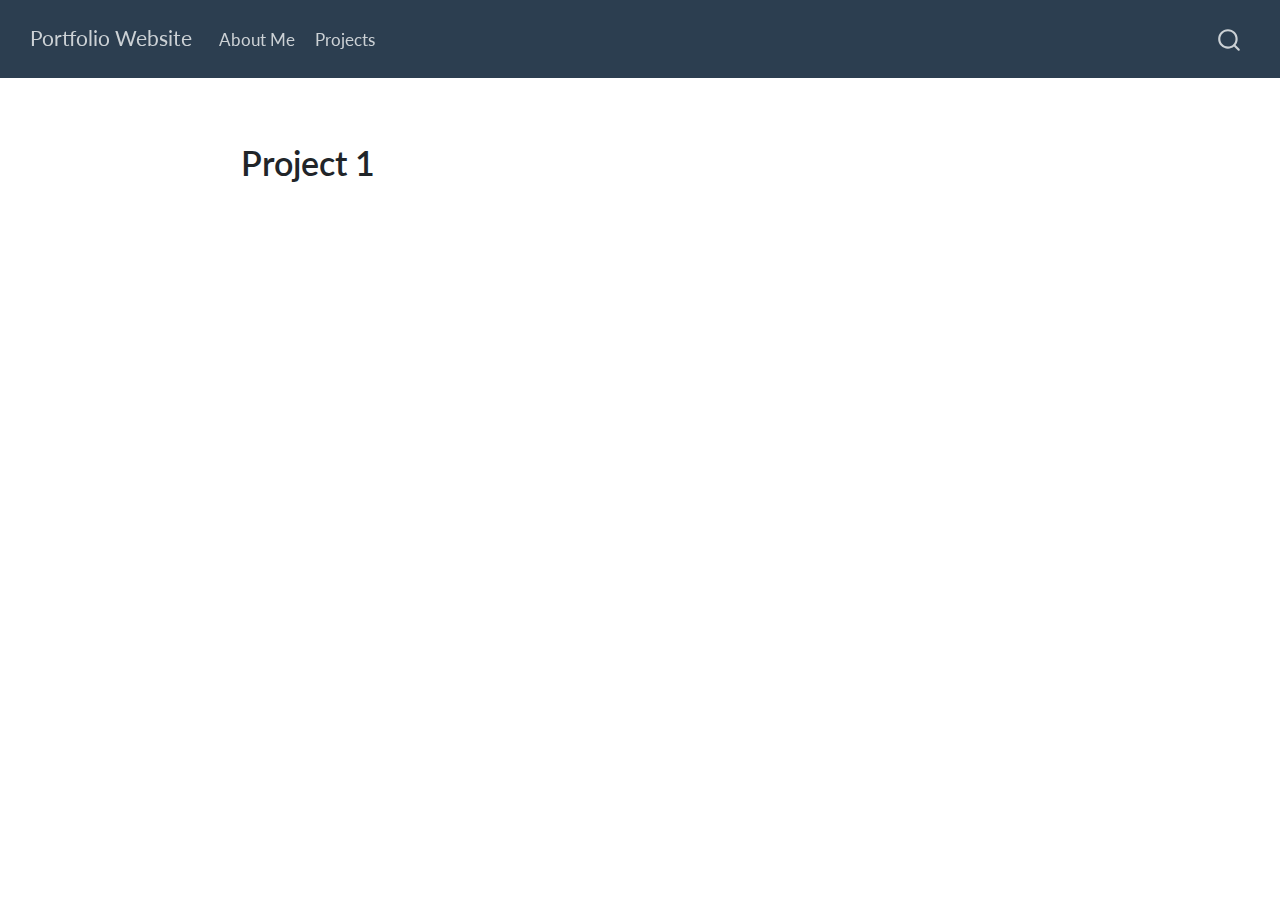
<file: Portfolio-Website/pages/project1.html>
<!DOCTYPE html>
<html xmlns="http://www.w3.org/1999/xhtml" lang="en" xml:lang="en"><head>

<meta charset="utf-8">
<meta name="generator" content="quarto-1.5.54">

<meta name="viewport" content="width=device-width, initial-scale=1.0, user-scalable=yes">


<title>project1 – Portfolio Website</title>
<style>
code{white-space: pre-wrap;}
span.smallcaps{font-variant: small-caps;}
div.columns{display: flex; gap: min(4vw, 1.5em);}
div.column{flex: auto; overflow-x: auto;}
div.hanging-indent{margin-left: 1.5em; text-indent: -1.5em;}
ul.task-list{list-style: none;}
ul.task-list li input[type="checkbox"] {
  width: 0.8em;
  margin: 0 0.8em 0.2em -1em; /* quarto-specific, see https://github.com/quarto-dev/quarto-cli/issues/4556 */ 
  vertical-align: middle;
}
</style>


<script src="../site_libs/quarto-nav/quarto-nav.js"></script>
<script src="../site_libs/quarto-nav/headroom.min.js"></script>
<script src="../site_libs/clipboard/clipboard.min.js"></script>
<script src="../site_libs/quarto-search/autocomplete.umd.js"></script>
<script src="../site_libs/quarto-search/fuse.min.js"></script>
<script src="../site_libs/quarto-search/quarto-search.js"></script>
<meta name="quarto:offset" content="../">
<script src="../site_libs/quarto-html/quarto.js"></script>
<script src="../site_libs/quarto-html/popper.min.js"></script>
<script src="../site_libs/quarto-html/tippy.umd.min.js"></script>
<script src="../site_libs/quarto-html/anchor.min.js"></script>
<link href="../site_libs/quarto-html/tippy.css" rel="stylesheet">
<link href="../site_libs/quarto-html/quarto-syntax-highlighting.css" rel="stylesheet" id="quarto-text-highlighting-styles">
<script src="../site_libs/bootstrap/bootstrap.min.js"></script>
<link href="../site_libs/bootstrap/bootstrap-icons.css" rel="stylesheet">
<link href="../site_libs/bootstrap/bootstrap.min.css" rel="stylesheet" id="quarto-bootstrap" data-mode="light">
<script id="quarto-search-options" type="application/json">{
  "location": "navbar",
  "copy-button": false,
  "collapse-after": 3,
  "panel-placement": "end",
  "type": "overlay",
  "limit": 50,
  "keyboard-shortcut": [
    "f",
    "/",
    "s"
  ],
  "show-item-context": false,
  "language": {
    "search-no-results-text": "No results",
    "search-matching-documents-text": "matching documents",
    "search-copy-link-title": "Copy link to search",
    "search-hide-matches-text": "Hide additional matches",
    "search-more-match-text": "more match in this document",
    "search-more-matches-text": "more matches in this document",
    "search-clear-button-title": "Clear",
    "search-text-placeholder": "",
    "search-detached-cancel-button-title": "Cancel",
    "search-submit-button-title": "Submit",
    "search-label": "Search"
  }
}</script>


</head>

<body class="nav-fixed fullcontent">

<div id="quarto-search-results"></div>
  <header id="quarto-header" class="headroom fixed-top">
    <nav class="navbar navbar-expand-lg " data-bs-theme="dark">
      <div class="navbar-container container-fluid">
      <div class="navbar-brand-container mx-auto">
    <a class="navbar-brand" href="../index.html">
    <span class="navbar-title">Portfolio Website</span>
    </a>
  </div>
            <div id="quarto-search" class="" title="Search"></div>
          <button class="navbar-toggler" type="button" data-bs-toggle="collapse" data-bs-target="#navbarCollapse" aria-controls="navbarCollapse" role="menu" aria-expanded="false" aria-label="Toggle navigation" onclick="if (window.quartoToggleHeadroom) { window.quartoToggleHeadroom(); }">
  <span class="navbar-toggler-icon"></span>
</button>
          <div class="collapse navbar-collapse" id="navbarCollapse">
            <ul class="navbar-nav navbar-nav-scroll me-auto">
  <li class="nav-item">
    <a class="nav-link" href="../index.html"> 
<span class="menu-text">About Me</span></a>
  </li>  
  <li class="nav-item">
    <a class="nav-link" href="../pages/project_home.html"> 
<span class="menu-text">Projects</span></a>
  </li>  
</ul>
          </div> <!-- /navcollapse -->
            <div class="quarto-navbar-tools">
</div>
      </div> <!-- /container-fluid -->
    </nav>
</header>
<!-- content -->
<div id="quarto-content" class="quarto-container page-columns page-rows-contents page-layout-article page-navbar">
<!-- sidebar -->
<!-- margin-sidebar -->
    
<!-- main -->
<main class="content" id="quarto-document-content">




<section id="project-1" class="level1">
<h1>Project 1</h1>


</section>

</main> <!-- /main -->
<script id="quarto-html-after-body" type="application/javascript">
window.document.addEventListener("DOMContentLoaded", function (event) {
  const toggleBodyColorMode = (bsSheetEl) => {
    const mode = bsSheetEl.getAttribute("data-mode");
    const bodyEl = window.document.querySelector("body");
    if (mode === "dark") {
      bodyEl.classList.add("quarto-dark");
      bodyEl.classList.remove("quarto-light");
    } else {
      bodyEl.classList.add("quarto-light");
      bodyEl.classList.remove("quarto-dark");
    }
  }
  const toggleBodyColorPrimary = () => {
    const bsSheetEl = window.document.querySelector("link#quarto-bootstrap");
    if (bsSheetEl) {
      toggleBodyColorMode(bsSheetEl);
    }
  }
  toggleBodyColorPrimary();  
  const icon = "";
  const anchorJS = new window.AnchorJS();
  anchorJS.options = {
    placement: 'right',
    icon: icon
  };
  anchorJS.add('.anchored');
  const isCodeAnnotation = (el) => {
    for (const clz of el.classList) {
      if (clz.startsWith('code-annotation-')) {                     
        return true;
      }
    }
    return false;
  }
  const onCopySuccess = function(e) {
    // button target
    const button = e.trigger;
    // don't keep focus
    button.blur();
    // flash "checked"
    button.classList.add('code-copy-button-checked');
    var currentTitle = button.getAttribute("title");
    button.setAttribute("title", "Copied!");
    let tooltip;
    if (window.bootstrap) {
      button.setAttribute("data-bs-toggle", "tooltip");
      button.setAttribute("data-bs-placement", "left");
      button.setAttribute("data-bs-title", "Copied!");
      tooltip = new bootstrap.Tooltip(button, 
        { trigger: "manual", 
          customClass: "code-copy-button-tooltip",
          offset: [0, -8]});
      tooltip.show();    
    }
    setTimeout(function() {
      if (tooltip) {
        tooltip.hide();
        button.removeAttribute("data-bs-title");
        button.removeAttribute("data-bs-toggle");
        button.removeAttribute("data-bs-placement");
      }
      button.setAttribute("title", currentTitle);
      button.classList.remove('code-copy-button-checked');
    }, 1000);
    // clear code selection
    e.clearSelection();
  }
  const getTextToCopy = function(trigger) {
      const codeEl = trigger.previousElementSibling.cloneNode(true);
      for (const childEl of codeEl.children) {
        if (isCodeAnnotation(childEl)) {
          childEl.remove();
        }
      }
      return codeEl.innerText;
  }
  const clipboard = new window.ClipboardJS('.code-copy-button:not([data-in-quarto-modal])', {
    text: getTextToCopy
  });
  clipboard.on('success', onCopySuccess);
  if (window.document.getElementById('quarto-embedded-source-code-modal')) {
    // For code content inside modals, clipBoardJS needs to be initialized with a container option
    // TODO: Check when it could be a function (https://github.com/zenorocha/clipboard.js/issues/860)
    const clipboardModal = new window.ClipboardJS('.code-copy-button[data-in-quarto-modal]', {
      text: getTextToCopy,
      container: window.document.getElementById('quarto-embedded-source-code-modal')
    });
    clipboardModal.on('success', onCopySuccess);
  }
    var localhostRegex = new RegExp(/^(?:http|https):\/\/localhost\:?[0-9]*\//);
    var mailtoRegex = new RegExp(/^mailto:/);
      var filterRegex = new RegExp('/' + window.location.host + '/');
    var isInternal = (href) => {
        return filterRegex.test(href) || localhostRegex.test(href) || mailtoRegex.test(href);
    }
    // Inspect non-navigation links and adorn them if external
 	var links = window.document.querySelectorAll('a[href]:not(.nav-link):not(.navbar-brand):not(.toc-action):not(.sidebar-link):not(.sidebar-item-toggle):not(.pagination-link):not(.no-external):not([aria-hidden]):not(.dropdown-item):not(.quarto-navigation-tool):not(.about-link)');
    for (var i=0; i<links.length; i++) {
      const link = links[i];
      if (!isInternal(link.href)) {
        // undo the damage that might have been done by quarto-nav.js in the case of
        // links that we want to consider external
        if (link.dataset.originalHref !== undefined) {
          link.href = link.dataset.originalHref;
        }
      }
    }
  function tippyHover(el, contentFn, onTriggerFn, onUntriggerFn) {
    const config = {
      allowHTML: true,
      maxWidth: 500,
      delay: 100,
      arrow: false,
      appendTo: function(el) {
          return el.parentElement;
      },
      interactive: true,
      interactiveBorder: 10,
      theme: 'quarto',
      placement: 'bottom-start',
    };
    if (contentFn) {
      config.content = contentFn;
    }
    if (onTriggerFn) {
      config.onTrigger = onTriggerFn;
    }
    if (onUntriggerFn) {
      config.onUntrigger = onUntriggerFn;
    }
    window.tippy(el, config); 
  }
  const noterefs = window.document.querySelectorAll('a[role="doc-noteref"]');
  for (var i=0; i<noterefs.length; i++) {
    const ref = noterefs[i];
    tippyHover(ref, function() {
      // use id or data attribute instead here
      let href = ref.getAttribute('data-footnote-href') || ref.getAttribute('href');
      try { href = new URL(href).hash; } catch {}
      const id = href.replace(/^#\/?/, "");
      const note = window.document.getElementById(id);
      if (note) {
        return note.innerHTML;
      } else {
        return "";
      }
    });
  }
  const xrefs = window.document.querySelectorAll('a.quarto-xref');
  const processXRef = (id, note) => {
    // Strip column container classes
    const stripColumnClz = (el) => {
      el.classList.remove("page-full", "page-columns");
      if (el.children) {
        for (const child of el.children) {
          stripColumnClz(child);
        }
      }
    }
    stripColumnClz(note)
    if (id === null || id.startsWith('sec-')) {
      // Special case sections, only their first couple elements
      const container = document.createElement("div");
      if (note.children && note.children.length > 2) {
        container.appendChild(note.children[0].cloneNode(true));
        for (let i = 1; i < note.children.length; i++) {
          const child = note.children[i];
          if (child.tagName === "P" && child.innerText === "") {
            continue;
          } else {
            container.appendChild(child.cloneNode(true));
            break;
          }
        }
        if (window.Quarto?.typesetMath) {
          window.Quarto.typesetMath(container);
        }
        return container.innerHTML
      } else {
        if (window.Quarto?.typesetMath) {
          window.Quarto.typesetMath(note);
        }
        return note.innerHTML;
      }
    } else {
      // Remove any anchor links if they are present
      const anchorLink = note.querySelector('a.anchorjs-link');
      if (anchorLink) {
        anchorLink.remove();
      }
      if (window.Quarto?.typesetMath) {
        window.Quarto.typesetMath(note);
      }
      // TODO in 1.5, we should make sure this works without a callout special case
      if (note.classList.contains("callout")) {
        return note.outerHTML;
      } else {
        return note.innerHTML;
      }
    }
  }
  for (var i=0; i<xrefs.length; i++) {
    const xref = xrefs[i];
    tippyHover(xref, undefined, function(instance) {
      instance.disable();
      let url = xref.getAttribute('href');
      let hash = undefined; 
      if (url.startsWith('#')) {
        hash = url;
      } else {
        try { hash = new URL(url).hash; } catch {}
      }
      if (hash) {
        const id = hash.replace(/^#\/?/, "");
        const note = window.document.getElementById(id);
        if (note !== null) {
          try {
            const html = processXRef(id, note.cloneNode(true));
            instance.setContent(html);
          } finally {
            instance.enable();
            instance.show();
          }
        } else {
          // See if we can fetch this
          fetch(url.split('#')[0])
          .then(res => res.text())
          .then(html => {
            const parser = new DOMParser();
            const htmlDoc = parser.parseFromString(html, "text/html");
            const note = htmlDoc.getElementById(id);
            if (note !== null) {
              const html = processXRef(id, note);
              instance.setContent(html);
            } 
          }).finally(() => {
            instance.enable();
            instance.show();
          });
        }
      } else {
        // See if we can fetch a full url (with no hash to target)
        // This is a special case and we should probably do some content thinning / targeting
        fetch(url)
        .then(res => res.text())
        .then(html => {
          const parser = new DOMParser();
          const htmlDoc = parser.parseFromString(html, "text/html");
          const note = htmlDoc.querySelector('main.content');
          if (note !== null) {
            // This should only happen for chapter cross references
            // (since there is no id in the URL)
            // remove the first header
            if (note.children.length > 0 && note.children[0].tagName === "HEADER") {
              note.children[0].remove();
            }
            const html = processXRef(null, note);
            instance.setContent(html);
          } 
        }).finally(() => {
          instance.enable();
          instance.show();
        });
      }
    }, function(instance) {
    });
  }
      let selectedAnnoteEl;
      const selectorForAnnotation = ( cell, annotation) => {
        let cellAttr = 'data-code-cell="' + cell + '"';
        let lineAttr = 'data-code-annotation="' +  annotation + '"';
        const selector = 'span[' + cellAttr + '][' + lineAttr + ']';
        return selector;
      }
      const selectCodeLines = (annoteEl) => {
        const doc = window.document;
        const targetCell = annoteEl.getAttribute("data-target-cell");
        const targetAnnotation = annoteEl.getAttribute("data-target-annotation");
        const annoteSpan = window.document.querySelector(selectorForAnnotation(targetCell, targetAnnotation));
        const lines = annoteSpan.getAttribute("data-code-lines").split(",");
        const lineIds = lines.map((line) => {
          return targetCell + "-" + line;
        })
        let top = null;
        let height = null;
        let parent = null;
        if (lineIds.length > 0) {
            //compute the position of the single el (top and bottom and make a div)
            const el = window.document.getElementById(lineIds[0]);
            top = el.offsetTop;
            height = el.offsetHeight;
            parent = el.parentElement.parentElement;
          if (lineIds.length > 1) {
            const lastEl = window.document.getElementById(lineIds[lineIds.length - 1]);
            const bottom = lastEl.offsetTop + lastEl.offsetHeight;
            height = bottom - top;
          }
          if (top !== null && height !== null && parent !== null) {
            // cook up a div (if necessary) and position it 
            let div = window.document.getElementById("code-annotation-line-highlight");
            if (div === null) {
              div = window.document.createElement("div");
              div.setAttribute("id", "code-annotation-line-highlight");
              div.style.position = 'absolute';
              parent.appendChild(div);
            }
            div.style.top = top - 2 + "px";
            div.style.height = height + 4 + "px";
            div.style.left = 0;
            let gutterDiv = window.document.getElementById("code-annotation-line-highlight-gutter");
            if (gutterDiv === null) {
              gutterDiv = window.document.createElement("div");
              gutterDiv.setAttribute("id", "code-annotation-line-highlight-gutter");
              gutterDiv.style.position = 'absolute';
              const codeCell = window.document.getElementById(targetCell);
              const gutter = codeCell.querySelector('.code-annotation-gutter');
              gutter.appendChild(gutterDiv);
            }
            gutterDiv.style.top = top - 2 + "px";
            gutterDiv.style.height = height + 4 + "px";
          }
          selectedAnnoteEl = annoteEl;
        }
      };
      const unselectCodeLines = () => {
        const elementsIds = ["code-annotation-line-highlight", "code-annotation-line-highlight-gutter"];
        elementsIds.forEach((elId) => {
          const div = window.document.getElementById(elId);
          if (div) {
            div.remove();
          }
        });
        selectedAnnoteEl = undefined;
      };
        // Handle positioning of the toggle
    window.addEventListener(
      "resize",
      throttle(() => {
        elRect = undefined;
        if (selectedAnnoteEl) {
          selectCodeLines(selectedAnnoteEl);
        }
      }, 10)
    );
    function throttle(fn, ms) {
    let throttle = false;
    let timer;
      return (...args) => {
        if(!throttle) { // first call gets through
            fn.apply(this, args);
            throttle = true;
        } else { // all the others get throttled
            if(timer) clearTimeout(timer); // cancel #2
            timer = setTimeout(() => {
              fn.apply(this, args);
              timer = throttle = false;
            }, ms);
        }
      };
    }
      // Attach click handler to the DT
      const annoteDls = window.document.querySelectorAll('dt[data-target-cell]');
      for (const annoteDlNode of annoteDls) {
        annoteDlNode.addEventListener('click', (event) => {
          const clickedEl = event.target;
          if (clickedEl !== selectedAnnoteEl) {
            unselectCodeLines();
            const activeEl = window.document.querySelector('dt[data-target-cell].code-annotation-active');
            if (activeEl) {
              activeEl.classList.remove('code-annotation-active');
            }
            selectCodeLines(clickedEl);
            clickedEl.classList.add('code-annotation-active');
          } else {
            // Unselect the line
            unselectCodeLines();
            clickedEl.classList.remove('code-annotation-active');
          }
        });
      }
  const findCites = (el) => {
    const parentEl = el.parentElement;
    if (parentEl) {
      const cites = parentEl.dataset.cites;
      if (cites) {
        return {
          el,
          cites: cites.split(' ')
        };
      } else {
        return findCites(el.parentElement)
      }
    } else {
      return undefined;
    }
  };
  var bibliorefs = window.document.querySelectorAll('a[role="doc-biblioref"]');
  for (var i=0; i<bibliorefs.length; i++) {
    const ref = bibliorefs[i];
    const citeInfo = findCites(ref);
    if (citeInfo) {
      tippyHover(citeInfo.el, function() {
        var popup = window.document.createElement('div');
        citeInfo.cites.forEach(function(cite) {
          var citeDiv = window.document.createElement('div');
          citeDiv.classList.add('hanging-indent');
          citeDiv.classList.add('csl-entry');
          var biblioDiv = window.document.getElementById('ref-' + cite);
          if (biblioDiv) {
            citeDiv.innerHTML = biblioDiv.innerHTML;
          }
          popup.appendChild(citeDiv);
        });
        return popup.innerHTML;
      });
    }
  }
});
</script>
</div> <!-- /content -->




</body></html>
</file>
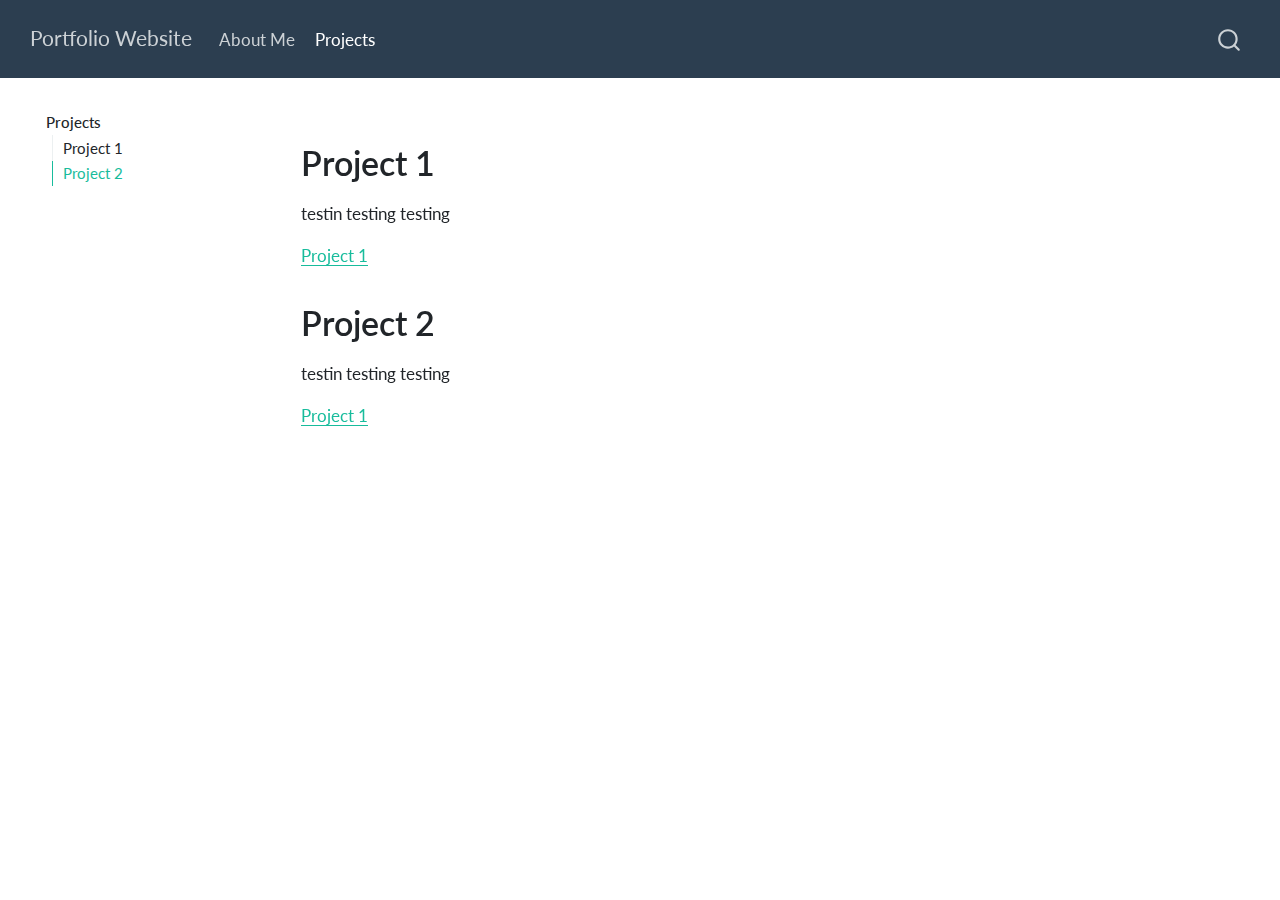
<file: Portfolio-Website/pages/project_home.html>
<!DOCTYPE html>
<html xmlns="http://www.w3.org/1999/xhtml" lang="en" xml:lang="en"><head>

<meta charset="utf-8">
<meta name="generator" content="quarto-1.5.54">

<meta name="viewport" content="width=device-width, initial-scale=1.0, user-scalable=yes">


<title>project_home – Portfolio Website</title>
<style>
code{white-space: pre-wrap;}
span.smallcaps{font-variant: small-caps;}
div.columns{display: flex; gap: min(4vw, 1.5em);}
div.column{flex: auto; overflow-x: auto;}
div.hanging-indent{margin-left: 1.5em; text-indent: -1.5em;}
ul.task-list{list-style: none;}
ul.task-list li input[type="checkbox"] {
  width: 0.8em;
  margin: 0 0.8em 0.2em -1em; /* quarto-specific, see https://github.com/quarto-dev/quarto-cli/issues/4556 */ 
  vertical-align: middle;
}
</style>


<script src="../site_libs/quarto-nav/quarto-nav.js"></script>
<script src="../site_libs/quarto-nav/headroom.min.js"></script>
<script src="../site_libs/clipboard/clipboard.min.js"></script>
<script src="../site_libs/quarto-search/autocomplete.umd.js"></script>
<script src="../site_libs/quarto-search/fuse.min.js"></script>
<script src="../site_libs/quarto-search/quarto-search.js"></script>
<meta name="quarto:offset" content="../">
<script src="../site_libs/quarto-html/quarto.js"></script>
<script src="../site_libs/quarto-html/popper.min.js"></script>
<script src="../site_libs/quarto-html/tippy.umd.min.js"></script>
<script src="../site_libs/quarto-html/anchor.min.js"></script>
<link href="../site_libs/quarto-html/tippy.css" rel="stylesheet">
<link href="../site_libs/quarto-html/quarto-syntax-highlighting.css" rel="stylesheet" id="quarto-text-highlighting-styles">
<script src="../site_libs/bootstrap/bootstrap.min.js"></script>
<link href="../site_libs/bootstrap/bootstrap-icons.css" rel="stylesheet">
<link href="../site_libs/bootstrap/bootstrap.min.css" rel="stylesheet" id="quarto-bootstrap" data-mode="light">
<script id="quarto-search-options" type="application/json">{
  "location": "navbar",
  "copy-button": false,
  "collapse-after": 3,
  "panel-placement": "end",
  "type": "overlay",
  "limit": 50,
  "keyboard-shortcut": [
    "f",
    "/",
    "s"
  ],
  "show-item-context": false,
  "language": {
    "search-no-results-text": "No results",
    "search-matching-documents-text": "matching documents",
    "search-copy-link-title": "Copy link to search",
    "search-hide-matches-text": "Hide additional matches",
    "search-more-match-text": "more match in this document",
    "search-more-matches-text": "more matches in this document",
    "search-clear-button-title": "Clear",
    "search-text-placeholder": "",
    "search-detached-cancel-button-title": "Cancel",
    "search-submit-button-title": "Submit",
    "search-label": "Search"
  }
}</script>


</head>

<body class="floating nav-fixed">

<div id="quarto-search-results"></div>
  <header id="quarto-header" class="headroom fixed-top">
    <nav class="navbar navbar-expand-lg " data-bs-theme="dark">
      <div class="navbar-container container-fluid">
      <div class="navbar-brand-container mx-auto">
    <a class="navbar-brand" href="../index.html">
    <span class="navbar-title">Portfolio Website</span>
    </a>
  </div>
            <div id="quarto-search" class="" title="Search"></div>
          <button class="navbar-toggler" type="button" data-bs-toggle="collapse" data-bs-target="#navbarCollapse" aria-controls="navbarCollapse" role="menu" aria-expanded="false" aria-label="Toggle navigation" onclick="if (window.quartoToggleHeadroom) { window.quartoToggleHeadroom(); }">
  <span class="navbar-toggler-icon"></span>
</button>
          <div class="collapse navbar-collapse" id="navbarCollapse">
            <ul class="navbar-nav navbar-nav-scroll me-auto">
  <li class="nav-item">
    <a class="nav-link" href="../index.html"> 
<span class="menu-text">About Me</span></a>
  </li>  
  <li class="nav-item">
    <a class="nav-link active" href="../pages/project_home.html" aria-current="page"> 
<span class="menu-text">Projects</span></a>
  </li>  
</ul>
          </div> <!-- /navcollapse -->
            <div class="quarto-navbar-tools">
</div>
      </div> <!-- /container-fluid -->
    </nav>
</header>
<!-- content -->
<div id="quarto-content" class="quarto-container page-columns page-rows-contents page-layout-article page-navbar">
<!-- sidebar -->
  <nav id="quarto-sidebar" class="sidebar collapse collapse-horizontal quarto-sidebar-collapse-item sidebar-navigation floating overflow-auto">
    <nav id="TOC" role="doc-toc" class="toc-active">
    <h2 id="toc-title">Projects</h2>
   
  <ul>
  <li><a href="#project-1" id="toc-project-1" class="nav-link active" data-scroll-target="#project-1">Project 1</a></li>
  <li><a href="#project-2" id="toc-project-2" class="nav-link" data-scroll-target="#project-2">Project 2</a></li>
  </ul>
</nav>
</nav>
<div id="quarto-sidebar-glass" class="quarto-sidebar-collapse-item" data-bs-toggle="collapse" data-bs-target=".quarto-sidebar-collapse-item"></div>
<!-- margin-sidebar -->
    <div id="quarto-margin-sidebar" class="sidebar margin-sidebar zindex-bottom">
    </div>
<!-- main -->
<main class="content" id="quarto-document-content">




<section id="project-1" class="level1">
<h1>Project 1</h1>
<p>testin testing testing</p>
<p><a href="https://github.com/dcorc7">Project 1</a></p>
</section>
<section id="project-2" class="level1">
<h1>Project 2</h1>
<p>testin testing testing</p>
<p><a href="https://github.com/dcorcoran7">Project 1</a></p>


</section>

</main> <!-- /main -->
<script id="quarto-html-after-body" type="application/javascript">
window.document.addEventListener("DOMContentLoaded", function (event) {
  const toggleBodyColorMode = (bsSheetEl) => {
    const mode = bsSheetEl.getAttribute("data-mode");
    const bodyEl = window.document.querySelector("body");
    if (mode === "dark") {
      bodyEl.classList.add("quarto-dark");
      bodyEl.classList.remove("quarto-light");
    } else {
      bodyEl.classList.add("quarto-light");
      bodyEl.classList.remove("quarto-dark");
    }
  }
  const toggleBodyColorPrimary = () => {
    const bsSheetEl = window.document.querySelector("link#quarto-bootstrap");
    if (bsSheetEl) {
      toggleBodyColorMode(bsSheetEl);
    }
  }
  toggleBodyColorPrimary();  
  const icon = "";
  const anchorJS = new window.AnchorJS();
  anchorJS.options = {
    placement: 'right',
    icon: icon
  };
  anchorJS.add('.anchored');
  const isCodeAnnotation = (el) => {
    for (const clz of el.classList) {
      if (clz.startsWith('code-annotation-')) {                     
        return true;
      }
    }
    return false;
  }
  const onCopySuccess = function(e) {
    // button target
    const button = e.trigger;
    // don't keep focus
    button.blur();
    // flash "checked"
    button.classList.add('code-copy-button-checked');
    var currentTitle = button.getAttribute("title");
    button.setAttribute("title", "Copied!");
    let tooltip;
    if (window.bootstrap) {
      button.setAttribute("data-bs-toggle", "tooltip");
      button.setAttribute("data-bs-placement", "left");
      button.setAttribute("data-bs-title", "Copied!");
      tooltip = new bootstrap.Tooltip(button, 
        { trigger: "manual", 
          customClass: "code-copy-button-tooltip",
          offset: [0, -8]});
      tooltip.show();    
    }
    setTimeout(function() {
      if (tooltip) {
        tooltip.hide();
        button.removeAttribute("data-bs-title");
        button.removeAttribute("data-bs-toggle");
        button.removeAttribute("data-bs-placement");
      }
      button.setAttribute("title", currentTitle);
      button.classList.remove('code-copy-button-checked');
    }, 1000);
    // clear code selection
    e.clearSelection();
  }
  const getTextToCopy = function(trigger) {
      const codeEl = trigger.previousElementSibling.cloneNode(true);
      for (const childEl of codeEl.children) {
        if (isCodeAnnotation(childEl)) {
          childEl.remove();
        }
      }
      return codeEl.innerText;
  }
  const clipboard = new window.ClipboardJS('.code-copy-button:not([data-in-quarto-modal])', {
    text: getTextToCopy
  });
  clipboard.on('success', onCopySuccess);
  if (window.document.getElementById('quarto-embedded-source-code-modal')) {
    // For code content inside modals, clipBoardJS needs to be initialized with a container option
    // TODO: Check when it could be a function (https://github.com/zenorocha/clipboard.js/issues/860)
    const clipboardModal = new window.ClipboardJS('.code-copy-button[data-in-quarto-modal]', {
      text: getTextToCopy,
      container: window.document.getElementById('quarto-embedded-source-code-modal')
    });
    clipboardModal.on('success', onCopySuccess);
  }
    var localhostRegex = new RegExp(/^(?:http|https):\/\/localhost\:?[0-9]*\//);
    var mailtoRegex = new RegExp(/^mailto:/);
      var filterRegex = new RegExp('/' + window.location.host + '/');
    var isInternal = (href) => {
        return filterRegex.test(href) || localhostRegex.test(href) || mailtoRegex.test(href);
    }
    // Inspect non-navigation links and adorn them if external
 	var links = window.document.querySelectorAll('a[href]:not(.nav-link):not(.navbar-brand):not(.toc-action):not(.sidebar-link):not(.sidebar-item-toggle):not(.pagination-link):not(.no-external):not([aria-hidden]):not(.dropdown-item):not(.quarto-navigation-tool):not(.about-link)');
    for (var i=0; i<links.length; i++) {
      const link = links[i];
      if (!isInternal(link.href)) {
        // undo the damage that might have been done by quarto-nav.js in the case of
        // links that we want to consider external
        if (link.dataset.originalHref !== undefined) {
          link.href = link.dataset.originalHref;
        }
      }
    }
  function tippyHover(el, contentFn, onTriggerFn, onUntriggerFn) {
    const config = {
      allowHTML: true,
      maxWidth: 500,
      delay: 100,
      arrow: false,
      appendTo: function(el) {
          return el.parentElement;
      },
      interactive: true,
      interactiveBorder: 10,
      theme: 'quarto',
      placement: 'bottom-start',
    };
    if (contentFn) {
      config.content = contentFn;
    }
    if (onTriggerFn) {
      config.onTrigger = onTriggerFn;
    }
    if (onUntriggerFn) {
      config.onUntrigger = onUntriggerFn;
    }
    window.tippy(el, config); 
  }
  const noterefs = window.document.querySelectorAll('a[role="doc-noteref"]');
  for (var i=0; i<noterefs.length; i++) {
    const ref = noterefs[i];
    tippyHover(ref, function() {
      // use id or data attribute instead here
      let href = ref.getAttribute('data-footnote-href') || ref.getAttribute('href');
      try { href = new URL(href).hash; } catch {}
      const id = href.replace(/^#\/?/, "");
      const note = window.document.getElementById(id);
      if (note) {
        return note.innerHTML;
      } else {
        return "";
      }
    });
  }
  const xrefs = window.document.querySelectorAll('a.quarto-xref');
  const processXRef = (id, note) => {
    // Strip column container classes
    const stripColumnClz = (el) => {
      el.classList.remove("page-full", "page-columns");
      if (el.children) {
        for (const child of el.children) {
          stripColumnClz(child);
        }
      }
    }
    stripColumnClz(note)
    if (id === null || id.startsWith('sec-')) {
      // Special case sections, only their first couple elements
      const container = document.createElement("div");
      if (note.children && note.children.length > 2) {
        container.appendChild(note.children[0].cloneNode(true));
        for (let i = 1; i < note.children.length; i++) {
          const child = note.children[i];
          if (child.tagName === "P" && child.innerText === "") {
            continue;
          } else {
            container.appendChild(child.cloneNode(true));
            break;
          }
        }
        if (window.Quarto?.typesetMath) {
          window.Quarto.typesetMath(container);
        }
        return container.innerHTML
      } else {
        if (window.Quarto?.typesetMath) {
          window.Quarto.typesetMath(note);
        }
        return note.innerHTML;
      }
    } else {
      // Remove any anchor links if they are present
      const anchorLink = note.querySelector('a.anchorjs-link');
      if (anchorLink) {
        anchorLink.remove();
      }
      if (window.Quarto?.typesetMath) {
        window.Quarto.typesetMath(note);
      }
      // TODO in 1.5, we should make sure this works without a callout special case
      if (note.classList.contains("callout")) {
        return note.outerHTML;
      } else {
        return note.innerHTML;
      }
    }
  }
  for (var i=0; i<xrefs.length; i++) {
    const xref = xrefs[i];
    tippyHover(xref, undefined, function(instance) {
      instance.disable();
      let url = xref.getAttribute('href');
      let hash = undefined; 
      if (url.startsWith('#')) {
        hash = url;
      } else {
        try { hash = new URL(url).hash; } catch {}
      }
      if (hash) {
        const id = hash.replace(/^#\/?/, "");
        const note = window.document.getElementById(id);
        if (note !== null) {
          try {
            const html = processXRef(id, note.cloneNode(true));
            instance.setContent(html);
          } finally {
            instance.enable();
            instance.show();
          }
        } else {
          // See if we can fetch this
          fetch(url.split('#')[0])
          .then(res => res.text())
          .then(html => {
            const parser = new DOMParser();
            const htmlDoc = parser.parseFromString(html, "text/html");
            const note = htmlDoc.getElementById(id);
            if (note !== null) {
              const html = processXRef(id, note);
              instance.setContent(html);
            } 
          }).finally(() => {
            instance.enable();
            instance.show();
          });
        }
      } else {
        // See if we can fetch a full url (with no hash to target)
        // This is a special case and we should probably do some content thinning / targeting
        fetch(url)
        .then(res => res.text())
        .then(html => {
          const parser = new DOMParser();
          const htmlDoc = parser.parseFromString(html, "text/html");
          const note = htmlDoc.querySelector('main.content');
          if (note !== null) {
            // This should only happen for chapter cross references
            // (since there is no id in the URL)
            // remove the first header
            if (note.children.length > 0 && note.children[0].tagName === "HEADER") {
              note.children[0].remove();
            }
            const html = processXRef(null, note);
            instance.setContent(html);
          } 
        }).finally(() => {
          instance.enable();
          instance.show();
        });
      }
    }, function(instance) {
    });
  }
      let selectedAnnoteEl;
      const selectorForAnnotation = ( cell, annotation) => {
        let cellAttr = 'data-code-cell="' + cell + '"';
        let lineAttr = 'data-code-annotation="' +  annotation + '"';
        const selector = 'span[' + cellAttr + '][' + lineAttr + ']';
        return selector;
      }
      const selectCodeLines = (annoteEl) => {
        const doc = window.document;
        const targetCell = annoteEl.getAttribute("data-target-cell");
        const targetAnnotation = annoteEl.getAttribute("data-target-annotation");
        const annoteSpan = window.document.querySelector(selectorForAnnotation(targetCell, targetAnnotation));
        const lines = annoteSpan.getAttribute("data-code-lines").split(",");
        const lineIds = lines.map((line) => {
          return targetCell + "-" + line;
        })
        let top = null;
        let height = null;
        let parent = null;
        if (lineIds.length > 0) {
            //compute the position of the single el (top and bottom and make a div)
            const el = window.document.getElementById(lineIds[0]);
            top = el.offsetTop;
            height = el.offsetHeight;
            parent = el.parentElement.parentElement;
          if (lineIds.length > 1) {
            const lastEl = window.document.getElementById(lineIds[lineIds.length - 1]);
            const bottom = lastEl.offsetTop + lastEl.offsetHeight;
            height = bottom - top;
          }
          if (top !== null && height !== null && parent !== null) {
            // cook up a div (if necessary) and position it 
            let div = window.document.getElementById("code-annotation-line-highlight");
            if (div === null) {
              div = window.document.createElement("div");
              div.setAttribute("id", "code-annotation-line-highlight");
              div.style.position = 'absolute';
              parent.appendChild(div);
            }
            div.style.top = top - 2 + "px";
            div.style.height = height + 4 + "px";
            div.style.left = 0;
            let gutterDiv = window.document.getElementById("code-annotation-line-highlight-gutter");
            if (gutterDiv === null) {
              gutterDiv = window.document.createElement("div");
              gutterDiv.setAttribute("id", "code-annotation-line-highlight-gutter");
              gutterDiv.style.position = 'absolute';
              const codeCell = window.document.getElementById(targetCell);
              const gutter = codeCell.querySelector('.code-annotation-gutter');
              gutter.appendChild(gutterDiv);
            }
            gutterDiv.style.top = top - 2 + "px";
            gutterDiv.style.height = height + 4 + "px";
          }
          selectedAnnoteEl = annoteEl;
        }
      };
      const unselectCodeLines = () => {
        const elementsIds = ["code-annotation-line-highlight", "code-annotation-line-highlight-gutter"];
        elementsIds.forEach((elId) => {
          const div = window.document.getElementById(elId);
          if (div) {
            div.remove();
          }
        });
        selectedAnnoteEl = undefined;
      };
        // Handle positioning of the toggle
    window.addEventListener(
      "resize",
      throttle(() => {
        elRect = undefined;
        if (selectedAnnoteEl) {
          selectCodeLines(selectedAnnoteEl);
        }
      }, 10)
    );
    function throttle(fn, ms) {
    let throttle = false;
    let timer;
      return (...args) => {
        if(!throttle) { // first call gets through
            fn.apply(this, args);
            throttle = true;
        } else { // all the others get throttled
            if(timer) clearTimeout(timer); // cancel #2
            timer = setTimeout(() => {
              fn.apply(this, args);
              timer = throttle = false;
            }, ms);
        }
      };
    }
      // Attach click handler to the DT
      const annoteDls = window.document.querySelectorAll('dt[data-target-cell]');
      for (const annoteDlNode of annoteDls) {
        annoteDlNode.addEventListener('click', (event) => {
          const clickedEl = event.target;
          if (clickedEl !== selectedAnnoteEl) {
            unselectCodeLines();
            const activeEl = window.document.querySelector('dt[data-target-cell].code-annotation-active');
            if (activeEl) {
              activeEl.classList.remove('code-annotation-active');
            }
            selectCodeLines(clickedEl);
            clickedEl.classList.add('code-annotation-active');
          } else {
            // Unselect the line
            unselectCodeLines();
            clickedEl.classList.remove('code-annotation-active');
          }
        });
      }
  const findCites = (el) => {
    const parentEl = el.parentElement;
    if (parentEl) {
      const cites = parentEl.dataset.cites;
      if (cites) {
        return {
          el,
          cites: cites.split(' ')
        };
      } else {
        return findCites(el.parentElement)
      }
    } else {
      return undefined;
    }
  };
  var bibliorefs = window.document.querySelectorAll('a[role="doc-biblioref"]');
  for (var i=0; i<bibliorefs.length; i++) {
    const ref = bibliorefs[i];
    const citeInfo = findCites(ref);
    if (citeInfo) {
      tippyHover(citeInfo.el, function() {
        var popup = window.document.createElement('div');
        citeInfo.cites.forEach(function(cite) {
          var citeDiv = window.document.createElement('div');
          citeDiv.classList.add('hanging-indent');
          citeDiv.classList.add('csl-entry');
          var biblioDiv = window.document.getElementById('ref-' + cite);
          if (biblioDiv) {
            citeDiv.innerHTML = biblioDiv.innerHTML;
          }
          popup.appendChild(citeDiv);
        });
        return popup.innerHTML;
      });
    }
  }
});
</script>
</div> <!-- /content -->




</body></html>
</file>
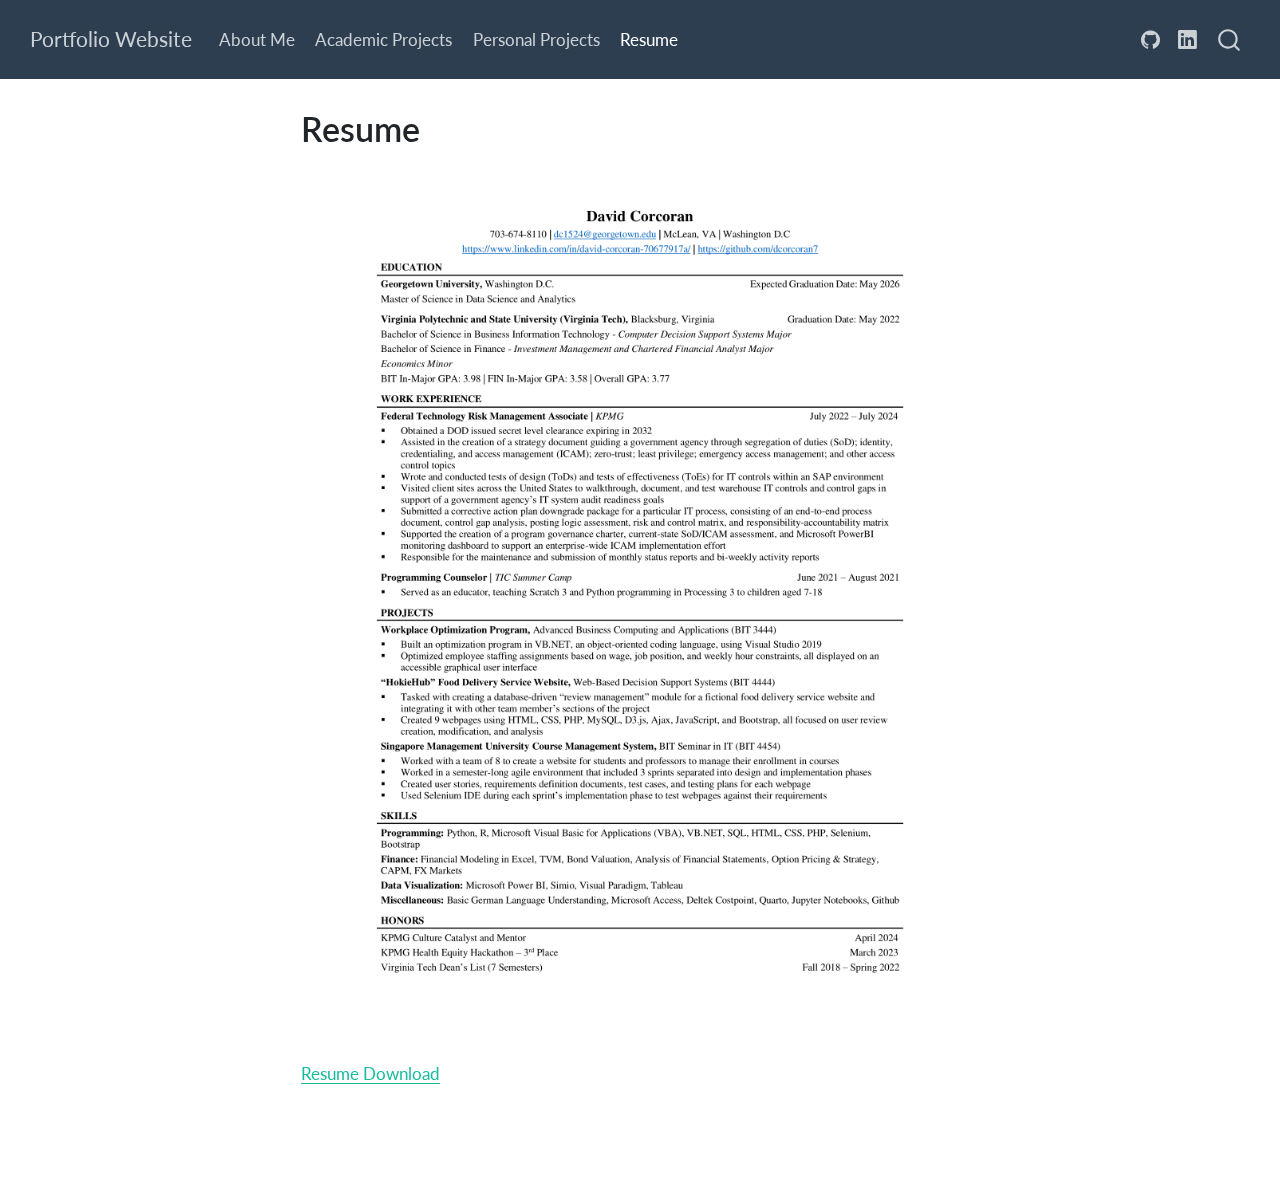
<file: Portfolio-Website/pages/resume.html>
<!DOCTYPE html>
<html xmlns="http://www.w3.org/1999/xhtml" lang="en" xml:lang="en"><head>

<meta charset="utf-8">
<meta name="generator" content="quarto-1.5.54">

<meta name="viewport" content="width=device-width, initial-scale=1.0, user-scalable=yes">


<title>Resume – Portfolio Website</title>
<style>
code{white-space: pre-wrap;}
span.smallcaps{font-variant: small-caps;}
div.columns{display: flex; gap: min(4vw, 1.5em);}
div.column{flex: auto; overflow-x: auto;}
div.hanging-indent{margin-left: 1.5em; text-indent: -1.5em;}
ul.task-list{list-style: none;}
ul.task-list li input[type="checkbox"] {
  width: 0.8em;
  margin: 0 0.8em 0.2em -1em; /* quarto-specific, see https://github.com/quarto-dev/quarto-cli/issues/4556 */ 
  vertical-align: middle;
}
</style>


<script src="../site_libs/quarto-nav/quarto-nav.js"></script>
<script src="../site_libs/quarto-nav/headroom.min.js"></script>
<script src="../site_libs/clipboard/clipboard.min.js"></script>
<script src="../site_libs/quarto-search/autocomplete.umd.js"></script>
<script src="../site_libs/quarto-search/fuse.min.js"></script>
<script src="../site_libs/quarto-search/quarto-search.js"></script>
<meta name="quarto:offset" content="../">
<script src="../site_libs/quarto-html/quarto.js"></script>
<script src="../site_libs/quarto-html/popper.min.js"></script>
<script src="../site_libs/quarto-html/tippy.umd.min.js"></script>
<script src="../site_libs/quarto-html/anchor.min.js"></script>
<link href="../site_libs/quarto-html/tippy.css" rel="stylesheet">
<link href="../site_libs/quarto-html/quarto-syntax-highlighting.css" rel="stylesheet" id="quarto-text-highlighting-styles">
<script src="../site_libs/bootstrap/bootstrap.min.js"></script>
<link href="../site_libs/bootstrap/bootstrap-icons.css" rel="stylesheet">
<link href="../site_libs/bootstrap/bootstrap.min.css" rel="stylesheet" id="quarto-bootstrap" data-mode="light">
<script id="quarto-search-options" type="application/json">{
  "location": "navbar",
  "copy-button": false,
  "collapse-after": 3,
  "panel-placement": "end",
  "type": "overlay",
  "limit": 50,
  "keyboard-shortcut": [
    "f",
    "/",
    "s"
  ],
  "show-item-context": false,
  "language": {
    "search-no-results-text": "No results",
    "search-matching-documents-text": "matching documents",
    "search-copy-link-title": "Copy link to search",
    "search-hide-matches-text": "Hide additional matches",
    "search-more-match-text": "more match in this document",
    "search-more-matches-text": "more matches in this document",
    "search-clear-button-title": "Clear",
    "search-text-placeholder": "",
    "search-detached-cancel-button-title": "Cancel",
    "search-submit-button-title": "Submit",
    "search-label": "Search"
  }
}</script>


</head>

<body class="floating nav-fixed">

<div id="quarto-search-results"></div>
  <header id="quarto-header" class="headroom fixed-top">
    <nav class="navbar navbar-expand-lg " data-bs-theme="dark">
      <div class="navbar-container container-fluid">
      <div class="navbar-brand-container mx-auto">
    <a class="navbar-brand" href="../index.html">
    <span class="navbar-title">Portfolio Website</span>
    </a>
  </div>
            <div id="quarto-search" class="" title="Search"></div>
          <button class="navbar-toggler" type="button" data-bs-toggle="collapse" data-bs-target="#navbarCollapse" aria-controls="navbarCollapse" role="menu" aria-expanded="false" aria-label="Toggle navigation" onclick="if (window.quartoToggleHeadroom) { window.quartoToggleHeadroom(); }">
  <span class="navbar-toggler-icon"></span>
</button>
          <div class="collapse navbar-collapse" id="navbarCollapse">
            <ul class="navbar-nav navbar-nav-scroll me-auto">
  <li class="nav-item">
    <a class="nav-link" href="../index.html"> 
<span class="menu-text">About Me</span></a>
  </li>  
  <li class="nav-item">
    <a class="nav-link" href="../pages/academic_projects.html"> 
<span class="menu-text">Academic Projects</span></a>
  </li>  
  <li class="nav-item">
    <a class="nav-link" href="../pages/personal_projects.html"> 
<span class="menu-text">Personal Projects</span></a>
  </li>  
  <li class="nav-item">
    <a class="nav-link active" href="../pages/resume.html" aria-current="page"> 
<span class="menu-text">Resume</span></a>
  </li>  
</ul>
            <ul class="navbar-nav navbar-nav-scroll ms-auto">
  <li class="nav-item compact">
    <a class="nav-link" href="https://github.com/dcorcoran7"> <i class="bi bi-github" role="img" aria-label="GitHub">
</i> 
<span class="menu-text"></span></a>
  </li>  
  <li class="nav-item compact">
    <a class="nav-link" href="https://www.linkedin.com/in/david-corcoran-70677917a/"> <i class="bi bi-linkedin" role="img" aria-label="LinkedIn">
</i> 
<span class="menu-text"></span></a>
  </li>  
</ul>
          </div> <!-- /navcollapse -->
            <div class="quarto-navbar-tools">
</div>
      </div> <!-- /container-fluid -->
    </nav>
</header>
<!-- content -->
<div id="quarto-content" class="quarto-container page-columns page-rows-contents page-layout-article page-navbar">
<!-- sidebar -->
  <nav id="quarto-sidebar" class="sidebar collapse collapse-horizontal quarto-sidebar-collapse-item sidebar-navigation floating overflow-auto">
    
</nav>
<div id="quarto-sidebar-glass" class="quarto-sidebar-collapse-item" data-bs-toggle="collapse" data-bs-target=".quarto-sidebar-collapse-item"></div>
<!-- margin-sidebar -->
    <div id="quarto-margin-sidebar" class="sidebar margin-sidebar zindex-bottom">
    </div>
<!-- main -->
<main class="content" id="quarto-document-content">

<header id="title-block-header" class="quarto-title-block default">
<div class="quarto-title">
<h1 class="title">Resume</h1>
</div>



<div class="quarto-title-meta">

    
  
    
  </div>
  


</header>


<p><img src="../images/Resume.png" style="width:100.0%;height:100.0%"></p>
<p><a href="../documents/Resume.pdf">Resume Download</a></p>



</main> <!-- /main -->
<script id="quarto-html-after-body" type="application/javascript">
window.document.addEventListener("DOMContentLoaded", function (event) {
  const toggleBodyColorMode = (bsSheetEl) => {
    const mode = bsSheetEl.getAttribute("data-mode");
    const bodyEl = window.document.querySelector("body");
    if (mode === "dark") {
      bodyEl.classList.add("quarto-dark");
      bodyEl.classList.remove("quarto-light");
    } else {
      bodyEl.classList.add("quarto-light");
      bodyEl.classList.remove("quarto-dark");
    }
  }
  const toggleBodyColorPrimary = () => {
    const bsSheetEl = window.document.querySelector("link#quarto-bootstrap");
    if (bsSheetEl) {
      toggleBodyColorMode(bsSheetEl);
    }
  }
  toggleBodyColorPrimary();  
  const icon = "";
  const anchorJS = new window.AnchorJS();
  anchorJS.options = {
    placement: 'right',
    icon: icon
  };
  anchorJS.add('.anchored');
  const isCodeAnnotation = (el) => {
    for (const clz of el.classList) {
      if (clz.startsWith('code-annotation-')) {                     
        return true;
      }
    }
    return false;
  }
  const onCopySuccess = function(e) {
    // button target
    const button = e.trigger;
    // don't keep focus
    button.blur();
    // flash "checked"
    button.classList.add('code-copy-button-checked');
    var currentTitle = button.getAttribute("title");
    button.setAttribute("title", "Copied!");
    let tooltip;
    if (window.bootstrap) {
      button.setAttribute("data-bs-toggle", "tooltip");
      button.setAttribute("data-bs-placement", "left");
      button.setAttribute("data-bs-title", "Copied!");
      tooltip = new bootstrap.Tooltip(button, 
        { trigger: "manual", 
          customClass: "code-copy-button-tooltip",
          offset: [0, -8]});
      tooltip.show();    
    }
    setTimeout(function() {
      if (tooltip) {
        tooltip.hide();
        button.removeAttribute("data-bs-title");
        button.removeAttribute("data-bs-toggle");
        button.removeAttribute("data-bs-placement");
      }
      button.setAttribute("title", currentTitle);
      button.classList.remove('code-copy-button-checked');
    }, 1000);
    // clear code selection
    e.clearSelection();
  }
  const getTextToCopy = function(trigger) {
      const codeEl = trigger.previousElementSibling.cloneNode(true);
      for (const childEl of codeEl.children) {
        if (isCodeAnnotation(childEl)) {
          childEl.remove();
        }
      }
      return codeEl.innerText;
  }
  const clipboard = new window.ClipboardJS('.code-copy-button:not([data-in-quarto-modal])', {
    text: getTextToCopy
  });
  clipboard.on('success', onCopySuccess);
  if (window.document.getElementById('quarto-embedded-source-code-modal')) {
    // For code content inside modals, clipBoardJS needs to be initialized with a container option
    // TODO: Check when it could be a function (https://github.com/zenorocha/clipboard.js/issues/860)
    const clipboardModal = new window.ClipboardJS('.code-copy-button[data-in-quarto-modal]', {
      text: getTextToCopy,
      container: window.document.getElementById('quarto-embedded-source-code-modal')
    });
    clipboardModal.on('success', onCopySuccess);
  }
    var localhostRegex = new RegExp(/^(?:http|https):\/\/localhost\:?[0-9]*\//);
    var mailtoRegex = new RegExp(/^mailto:/);
      var filterRegex = new RegExp('/' + window.location.host + '/');
    var isInternal = (href) => {
        return filterRegex.test(href) || localhostRegex.test(href) || mailtoRegex.test(href);
    }
    // Inspect non-navigation links and adorn them if external
 	var links = window.document.querySelectorAll('a[href]:not(.nav-link):not(.navbar-brand):not(.toc-action):not(.sidebar-link):not(.sidebar-item-toggle):not(.pagination-link):not(.no-external):not([aria-hidden]):not(.dropdown-item):not(.quarto-navigation-tool):not(.about-link)');
    for (var i=0; i<links.length; i++) {
      const link = links[i];
      if (!isInternal(link.href)) {
        // undo the damage that might have been done by quarto-nav.js in the case of
        // links that we want to consider external
        if (link.dataset.originalHref !== undefined) {
          link.href = link.dataset.originalHref;
        }
      }
    }
  function tippyHover(el, contentFn, onTriggerFn, onUntriggerFn) {
    const config = {
      allowHTML: true,
      maxWidth: 500,
      delay: 100,
      arrow: false,
      appendTo: function(el) {
          return el.parentElement;
      },
      interactive: true,
      interactiveBorder: 10,
      theme: 'quarto',
      placement: 'bottom-start',
    };
    if (contentFn) {
      config.content = contentFn;
    }
    if (onTriggerFn) {
      config.onTrigger = onTriggerFn;
    }
    if (onUntriggerFn) {
      config.onUntrigger = onUntriggerFn;
    }
    window.tippy(el, config); 
  }
  const noterefs = window.document.querySelectorAll('a[role="doc-noteref"]');
  for (var i=0; i<noterefs.length; i++) {
    const ref = noterefs[i];
    tippyHover(ref, function() {
      // use id or data attribute instead here
      let href = ref.getAttribute('data-footnote-href') || ref.getAttribute('href');
      try { href = new URL(href).hash; } catch {}
      const id = href.replace(/^#\/?/, "");
      const note = window.document.getElementById(id);
      if (note) {
        return note.innerHTML;
      } else {
        return "";
      }
    });
  }
  const xrefs = window.document.querySelectorAll('a.quarto-xref');
  const processXRef = (id, note) => {
    // Strip column container classes
    const stripColumnClz = (el) => {
      el.classList.remove("page-full", "page-columns");
      if (el.children) {
        for (const child of el.children) {
          stripColumnClz(child);
        }
      }
    }
    stripColumnClz(note)
    if (id === null || id.startsWith('sec-')) {
      // Special case sections, only their first couple elements
      const container = document.createElement("div");
      if (note.children && note.children.length > 2) {
        container.appendChild(note.children[0].cloneNode(true));
        for (let i = 1; i < note.children.length; i++) {
          const child = note.children[i];
          if (child.tagName === "P" && child.innerText === "") {
            continue;
          } else {
            container.appendChild(child.cloneNode(true));
            break;
          }
        }
        if (window.Quarto?.typesetMath) {
          window.Quarto.typesetMath(container);
        }
        return container.innerHTML
      } else {
        if (window.Quarto?.typesetMath) {
          window.Quarto.typesetMath(note);
        }
        return note.innerHTML;
      }
    } else {
      // Remove any anchor links if they are present
      const anchorLink = note.querySelector('a.anchorjs-link');
      if (anchorLink) {
        anchorLink.remove();
      }
      if (window.Quarto?.typesetMath) {
        window.Quarto.typesetMath(note);
      }
      // TODO in 1.5, we should make sure this works without a callout special case
      if (note.classList.contains("callout")) {
        return note.outerHTML;
      } else {
        return note.innerHTML;
      }
    }
  }
  for (var i=0; i<xrefs.length; i++) {
    const xref = xrefs[i];
    tippyHover(xref, undefined, function(instance) {
      instance.disable();
      let url = xref.getAttribute('href');
      let hash = undefined; 
      if (url.startsWith('#')) {
        hash = url;
      } else {
        try { hash = new URL(url).hash; } catch {}
      }
      if (hash) {
        const id = hash.replace(/^#\/?/, "");
        const note = window.document.getElementById(id);
        if (note !== null) {
          try {
            const html = processXRef(id, note.cloneNode(true));
            instance.setContent(html);
          } finally {
            instance.enable();
            instance.show();
          }
        } else {
          // See if we can fetch this
          fetch(url.split('#')[0])
          .then(res => res.text())
          .then(html => {
            const parser = new DOMParser();
            const htmlDoc = parser.parseFromString(html, "text/html");
            const note = htmlDoc.getElementById(id);
            if (note !== null) {
              const html = processXRef(id, note);
              instance.setContent(html);
            } 
          }).finally(() => {
            instance.enable();
            instance.show();
          });
        }
      } else {
        // See if we can fetch a full url (with no hash to target)
        // This is a special case and we should probably do some content thinning / targeting
        fetch(url)
        .then(res => res.text())
        .then(html => {
          const parser = new DOMParser();
          const htmlDoc = parser.parseFromString(html, "text/html");
          const note = htmlDoc.querySelector('main.content');
          if (note !== null) {
            // This should only happen for chapter cross references
            // (since there is no id in the URL)
            // remove the first header
            if (note.children.length > 0 && note.children[0].tagName === "HEADER") {
              note.children[0].remove();
            }
            const html = processXRef(null, note);
            instance.setContent(html);
          } 
        }).finally(() => {
          instance.enable();
          instance.show();
        });
      }
    }, function(instance) {
    });
  }
      let selectedAnnoteEl;
      const selectorForAnnotation = ( cell, annotation) => {
        let cellAttr = 'data-code-cell="' + cell + '"';
        let lineAttr = 'data-code-annotation="' +  annotation + '"';
        const selector = 'span[' + cellAttr + '][' + lineAttr + ']';
        return selector;
      }
      const selectCodeLines = (annoteEl) => {
        const doc = window.document;
        const targetCell = annoteEl.getAttribute("data-target-cell");
        const targetAnnotation = annoteEl.getAttribute("data-target-annotation");
        const annoteSpan = window.document.querySelector(selectorForAnnotation(targetCell, targetAnnotation));
        const lines = annoteSpan.getAttribute("data-code-lines").split(",");
        const lineIds = lines.map((line) => {
          return targetCell + "-" + line;
        })
        let top = null;
        let height = null;
        let parent = null;
        if (lineIds.length > 0) {
            //compute the position of the single el (top and bottom and make a div)
            const el = window.document.getElementById(lineIds[0]);
            top = el.offsetTop;
            height = el.offsetHeight;
            parent = el.parentElement.parentElement;
          if (lineIds.length > 1) {
            const lastEl = window.document.getElementById(lineIds[lineIds.length - 1]);
            const bottom = lastEl.offsetTop + lastEl.offsetHeight;
            height = bottom - top;
          }
          if (top !== null && height !== null && parent !== null) {
            // cook up a div (if necessary) and position it 
            let div = window.document.getElementById("code-annotation-line-highlight");
            if (div === null) {
              div = window.document.createElement("div");
              div.setAttribute("id", "code-annotation-line-highlight");
              div.style.position = 'absolute';
              parent.appendChild(div);
            }
            div.style.top = top - 2 + "px";
            div.style.height = height + 4 + "px";
            div.style.left = 0;
            let gutterDiv = window.document.getElementById("code-annotation-line-highlight-gutter");
            if (gutterDiv === null) {
              gutterDiv = window.document.createElement("div");
              gutterDiv.setAttribute("id", "code-annotation-line-highlight-gutter");
              gutterDiv.style.position = 'absolute';
              const codeCell = window.document.getElementById(targetCell);
              const gutter = codeCell.querySelector('.code-annotation-gutter');
              gutter.appendChild(gutterDiv);
            }
            gutterDiv.style.top = top - 2 + "px";
            gutterDiv.style.height = height + 4 + "px";
          }
          selectedAnnoteEl = annoteEl;
        }
      };
      const unselectCodeLines = () => {
        const elementsIds = ["code-annotation-line-highlight", "code-annotation-line-highlight-gutter"];
        elementsIds.forEach((elId) => {
          const div = window.document.getElementById(elId);
          if (div) {
            div.remove();
          }
        });
        selectedAnnoteEl = undefined;
      };
        // Handle positioning of the toggle
    window.addEventListener(
      "resize",
      throttle(() => {
        elRect = undefined;
        if (selectedAnnoteEl) {
          selectCodeLines(selectedAnnoteEl);
        }
      }, 10)
    );
    function throttle(fn, ms) {
    let throttle = false;
    let timer;
      return (...args) => {
        if(!throttle) { // first call gets through
            fn.apply(this, args);
            throttle = true;
        } else { // all the others get throttled
            if(timer) clearTimeout(timer); // cancel #2
            timer = setTimeout(() => {
              fn.apply(this, args);
              timer = throttle = false;
            }, ms);
        }
      };
    }
      // Attach click handler to the DT
      const annoteDls = window.document.querySelectorAll('dt[data-target-cell]');
      for (const annoteDlNode of annoteDls) {
        annoteDlNode.addEventListener('click', (event) => {
          const clickedEl = event.target;
          if (clickedEl !== selectedAnnoteEl) {
            unselectCodeLines();
            const activeEl = window.document.querySelector('dt[data-target-cell].code-annotation-active');
            if (activeEl) {
              activeEl.classList.remove('code-annotation-active');
            }
            selectCodeLines(clickedEl);
            clickedEl.classList.add('code-annotation-active');
          } else {
            // Unselect the line
            unselectCodeLines();
            clickedEl.classList.remove('code-annotation-active');
          }
        });
      }
  const findCites = (el) => {
    const parentEl = el.parentElement;
    if (parentEl) {
      const cites = parentEl.dataset.cites;
      if (cites) {
        return {
          el,
          cites: cites.split(' ')
        };
      } else {
        return findCites(el.parentElement)
      }
    } else {
      return undefined;
    }
  };
  var bibliorefs = window.document.querySelectorAll('a[role="doc-biblioref"]');
  for (var i=0; i<bibliorefs.length; i++) {
    const ref = bibliorefs[i];
    const citeInfo = findCites(ref);
    if (citeInfo) {
      tippyHover(citeInfo.el, function() {
        var popup = window.document.createElement('div');
        citeInfo.cites.forEach(function(cite) {
          var citeDiv = window.document.createElement('div');
          citeDiv.classList.add('hanging-indent');
          citeDiv.classList.add('csl-entry');
          var biblioDiv = window.document.getElementById('ref-' + cite);
          if (biblioDiv) {
            citeDiv.innerHTML = biblioDiv.innerHTML;
          }
          popup.appendChild(citeDiv);
        });
        return popup.innerHTML;
      });
    }
  }
});
</script>
</div> <!-- /content -->




</body></html>
</file>
<file: Homepage/site_libs/quarto-html/tippy.css>
.tippy-box[data-animation=fade][data-state=hidden]{opacity:0}[data-tippy-root]{max-width:calc(100vw - 10px)}.tippy-box{position:relative;background-color:#333;color:#fff;border-radius:4px;font-size:14px;line-height:1.4;white-space:normal;outline:0;transition-property:transform,visibility,opacity}.tippy-box[data-placement^=top]>.tippy-arrow{bottom:0}.tippy-box[data-placement^=top]>.tippy-arrow:before{bottom:-7px;left:0;border-width:8px 8px 0;border-top-color:initial;transform-origin:center top}.tippy-box[data-placement^=bottom]>.tippy-arrow{top:0}.tippy-box[data-placement^=bottom]>.tippy-arrow:before{top:-7px;left:0;border-width:0 8px 8px;border-bottom-color:initial;transform-origin:center bottom}.tippy-box[data-placement^=left]>.tippy-arrow{right:0}.tippy-box[data-placement^=left]>.tippy-arrow:before{border-width:8px 0 8px 8px;border-left-color:initial;right:-7px;transform-origin:center left}.tippy-box[data-placement^=right]>.tippy-arrow{left:0}.tippy-box[data-placement^=right]>.tippy-arrow:before{left:-7px;border-width:8px 8px 8px 0;border-right-color:initial;transform-origin:center right}.tippy-box[data-inertia][data-state=visible]{transition-timing-function:cubic-bezier(.54,1.5,.38,1.11)}.tippy-arrow{width:16px;height:16px;color:#333}.tippy-arrow:before{content:"";position:absolute;border-color:transparent;border-style:solid}.tippy-content{position:relative;padding:5px 9px;z-index:1}
</file>
<file: Homepage/site_libs/quarto-html/quarto-syntax-highlighting-e26003cea8cd680ca0c55a263523d882.css>
/* quarto syntax highlight colors */
:root {
  --quarto-hl-ot-color: #003B4F;
  --quarto-hl-at-color: #657422;
  --quarto-hl-ss-color: #20794D;
  --quarto-hl-an-color: #5E5E5E;
  --quarto-hl-fu-color: #4758AB;
  --quarto-hl-st-color: #20794D;
  --quarto-hl-cf-color: #003B4F;
  --quarto-hl-op-color: #5E5E5E;
  --quarto-hl-er-color: #AD0000;
  --quarto-hl-bn-color: #AD0000;
  --quarto-hl-al-color: #AD0000;
  --quarto-hl-va-color: #111111;
  --quarto-hl-bu-color: inherit;
  --quarto-hl-ex-color: inherit;
  --quarto-hl-pp-color: #AD0000;
  --quarto-hl-in-color: #5E5E5E;
  --quarto-hl-vs-color: #20794D;
  --quarto-hl-wa-color: #5E5E5E;
  --quarto-hl-do-color: #5E5E5E;
  --quarto-hl-im-color: #00769E;
  --quarto-hl-ch-color: #20794D;
  --quarto-hl-dt-color: #AD0000;
  --quarto-hl-fl-color: #AD0000;
  --quarto-hl-co-color: #5E5E5E;
  --quarto-hl-cv-color: #5E5E5E;
  --quarto-hl-cn-color: #8f5902;
  --quarto-hl-sc-color: #5E5E5E;
  --quarto-hl-dv-color: #AD0000;
  --quarto-hl-kw-color: #003B4F;
}

/* other quarto variables */
:root {
  --quarto-font-monospace: SFMono-Regular, Menlo, Monaco, Consolas, "Liberation Mono", "Courier New", monospace;
}

pre > code.sourceCode > span {
  color: #003B4F;
}

code span {
  color: #003B4F;
}

code.sourceCode > span {
  color: #003B4F;
}

div.sourceCode,
div.sourceCode pre.sourceCode {
  color: #003B4F;
}

code span.ot {
  color: #003B4F;
  font-style: inherit;
}

code span.at {
  color: #657422;
  font-style: inherit;
}

code span.ss {
  color: #20794D;
  font-style: inherit;
}

code span.an {
  color: #5E5E5E;
  font-style: inherit;
}

code span.fu {
  color: #4758AB;
  font-style: inherit;
}

code span.st {
  color: #20794D;
  font-style: inherit;
}

code span.cf {
  color: #003B4F;
  font-weight: bold;
  font-style: inherit;
}

code span.op {
  color: #5E5E5E;
  font-style: inherit;
}

code span.er {
  color: #AD0000;
  font-style: inherit;
}

code span.bn {
  color: #AD0000;
  font-style: inherit;
}

code span.al {
  color: #AD0000;
  font-style: inherit;
}

code span.va {
  color: #111111;
  font-style: inherit;
}

code span.bu {
  font-style: inherit;
}

code span.ex {
  font-style: inherit;
}

code span.pp {
  color: #AD0000;
  font-style: inherit;
}

code span.in {
  color: #5E5E5E;
  font-style: inherit;
}

code span.vs {
  color: #20794D;
  font-style: inherit;
}

code span.wa {
  color: #5E5E5E;
  font-style: italic;
}

code span.do {
  color: #5E5E5E;
  font-style: italic;
}

code span.im {
  color: #00769E;
  font-style: inherit;
}

code span.ch {
  color: #20794D;
  font-style: inherit;
}

code span.dt {
  color: #AD0000;
  font-style: inherit;
}

code span.fl {
  color: #AD0000;
  font-style: inherit;
}

code span.co {
  color: #5E5E5E;
  font-style: inherit;
}

code span.cv {
  color: #5E5E5E;
  font-style: italic;
}

code span.cn {
  color: #8f5902;
  font-style: inherit;
}

code span.sc {
  color: #5E5E5E;
  font-style: inherit;
}

code span.dv {
  color: #AD0000;
  font-style: inherit;
}

code span.kw {
  color: #003B4F;
  font-weight: bold;
  font-style: inherit;
}

.prevent-inlining {
  content: "</";
}

/*# sourceMappingURL=e90e9ab646ea9b1aaa61e089606e0f97.css.map */
</file>
<file: Homepage/stylesheets/styles.css>
@media (min-width: 769px) {
  .content {
    width: 130%;
    max-width: 1500px;
    margin: 0 auto;
  }

  .my_image_div {
    float: right;
    margin-left: 20px;
    align-items: flex-start;
  }

  .text-content {
    overflow: hidden;
    text-align: left;
  }
}

@media (max-width: 768px) {
  .content {
    width: 100%;
    margin: 0 auto;
  }

  .my_image_div {
    float: none;
    margin: 0 auto;
    flex-direction: column;
    align-items: center;
    justify-content: center;
  }

  .text-content {
    text-align: left;
  }
}

.education_grid {
  display: grid;
  grid-template-columns: 1fr 4fr;
  gap: 20px;
  margin-bottom: 10px;
}

.work_experience_grid {
  display: grid;
  grid-template-columns: 1fr 4fr;
  gap: 20px;
  
}

.grid_picture {
  display: grid;
  justify-items: center;
  align-items: start;
}

.skills_grid {
  display: grid;
  grid-template-columns: 1fr 1fr 1fr 1fr 1fr;
  place-items: center;
}
</file>
<file: Portfolio-Website/site_libs/quarto-html/tippy.css>
.tippy-box[data-animation=fade][data-state=hidden]{opacity:0}[data-tippy-root]{max-width:calc(100vw - 10px)}.tippy-box{position:relative;background-color:#333;color:#fff;border-radius:4px;font-size:14px;line-height:1.4;white-space:normal;outline:0;transition-property:transform,visibility,opacity}.tippy-box[data-placement^=top]>.tippy-arrow{bottom:0}.tippy-box[data-placement^=top]>.tippy-arrow:before{bottom:-7px;left:0;border-width:8px 8px 0;border-top-color:initial;transform-origin:center top}.tippy-box[data-placement^=bottom]>.tippy-arrow{top:0}.tippy-box[data-placement^=bottom]>.tippy-arrow:before{top:-7px;left:0;border-width:0 8px 8px;border-bottom-color:initial;transform-origin:center bottom}.tippy-box[data-placement^=left]>.tippy-arrow{right:0}.tippy-box[data-placement^=left]>.tippy-arrow:before{border-width:8px 0 8px 8px;border-left-color:initial;right:-7px;transform-origin:center left}.tippy-box[data-placement^=right]>.tippy-arrow{left:0}.tippy-box[data-placement^=right]>.tippy-arrow:before{left:-7px;border-width:8px 8px 8px 0;border-right-color:initial;transform-origin:center right}.tippy-box[data-inertia][data-state=visible]{transition-timing-function:cubic-bezier(.54,1.5,.38,1.11)}.tippy-arrow{width:16px;height:16px;color:#333}.tippy-arrow:before{content:"";position:absolute;border-color:transparent;border-style:solid}.tippy-content{position:relative;padding:5px 9px;z-index:1}
</file>
<file: Portfolio-Website/site_libs/quarto-html/quarto-syntax-highlighting.css>
/* quarto syntax highlight colors */
:root {
  --quarto-hl-ot-color: #003B4F;
  --quarto-hl-at-color: #657422;
  --quarto-hl-ss-color: #20794D;
  --quarto-hl-an-color: #5E5E5E;
  --quarto-hl-fu-color: #4758AB;
  --quarto-hl-st-color: #20794D;
  --quarto-hl-cf-color: #003B4F;
  --quarto-hl-op-color: #5E5E5E;
  --quarto-hl-er-color: #AD0000;
  --quarto-hl-bn-color: #AD0000;
  --quarto-hl-al-color: #AD0000;
  --quarto-hl-va-color: #111111;
  --quarto-hl-bu-color: inherit;
  --quarto-hl-ex-color: inherit;
  --quarto-hl-pp-color: #AD0000;
  --quarto-hl-in-color: #5E5E5E;
  --quarto-hl-vs-color: #20794D;
  --quarto-hl-wa-color: #5E5E5E;
  --quarto-hl-do-color: #5E5E5E;
  --quarto-hl-im-color: #00769E;
  --quarto-hl-ch-color: #20794D;
  --quarto-hl-dt-color: #AD0000;
  --quarto-hl-fl-color: #AD0000;
  --quarto-hl-co-color: #5E5E5E;
  --quarto-hl-cv-color: #5E5E5E;
  --quarto-hl-cn-color: #8f5902;
  --quarto-hl-sc-color: #5E5E5E;
  --quarto-hl-dv-color: #AD0000;
  --quarto-hl-kw-color: #003B4F;
}

/* other quarto variables */
:root {
  --quarto-font-monospace: SFMono-Regular, Menlo, Monaco, Consolas, "Liberation Mono", "Courier New", monospace;
}

pre > code.sourceCode > span {
  color: #003B4F;
}

code span {
  color: #003B4F;
}

code.sourceCode > span {
  color: #003B4F;
}

div.sourceCode,
div.sourceCode pre.sourceCode {
  color: #003B4F;
}

code span.ot {
  color: #003B4F;
  font-style: inherit;
}

code span.at {
  color: #657422;
  font-style: inherit;
}

code span.ss {
  color: #20794D;
  font-style: inherit;
}

code span.an {
  color: #5E5E5E;
  font-style: inherit;
}

code span.fu {
  color: #4758AB;
  font-style: inherit;
}

code span.st {
  color: #20794D;
  font-style: inherit;
}

code span.cf {
  color: #003B4F;
  font-weight: bold;
  font-style: inherit;
}

code span.op {
  color: #5E5E5E;
  font-style: inherit;
}

code span.er {
  color: #AD0000;
  font-style: inherit;
}

code span.bn {
  color: #AD0000;
  font-style: inherit;
}

code span.al {
  color: #AD0000;
  font-style: inherit;
}

code span.va {
  color: #111111;
  font-style: inherit;
}

code span.bu {
  font-style: inherit;
}

code span.ex {
  font-style: inherit;
}

code span.pp {
  color: #AD0000;
  font-style: inherit;
}

code span.in {
  color: #5E5E5E;
  font-style: inherit;
}

code span.vs {
  color: #20794D;
  font-style: inherit;
}

code span.wa {
  color: #5E5E5E;
  font-style: italic;
}

code span.do {
  color: #5E5E5E;
  font-style: italic;
}

code span.im {
  color: #00769E;
  font-style: inherit;
}

code span.ch {
  color: #20794D;
  font-style: inherit;
}

code span.dt {
  color: #AD0000;
  font-style: inherit;
}

code span.fl {
  color: #AD0000;
  font-style: inherit;
}

code span.co {
  color: #5E5E5E;
  font-style: inherit;
}

code span.cv {
  color: #5E5E5E;
  font-style: italic;
}

code span.cn {
  color: #8f5902;
  font-style: inherit;
}

code span.sc {
  color: #5E5E5E;
  font-style: inherit;
}

code span.dv {
  color: #AD0000;
  font-style: inherit;
}

code span.kw {
  color: #003B4F;
  font-weight: bold;
  font-style: inherit;
}

.prevent-inlining {
  content: "</";
}

/*# sourceMappingURL=debc5d5d77c3f9108843748ff7464032.css.map */
</file>
<file: Portfolio-Website/site_libs/quarto-contrib/fontawesome6-0.1.0/latex-fontsize.css>
.fa-tiny {
  font-size: 0.5em;
}
.fa-scriptsize {
  font-size: 0.7em;
}
.fa-footnotesize {
  font-size: 0.8em;
}
.fa-small {
  font-size: 0.9em;
}
.fa-normalsize {
  font-size: 1em;
}
.fa-large {
  font-size: 1.2em;
}
.fa-Large {
  font-size: 1.5em;
}
.fa-LARGE {
  font-size: 1.75em;
}
.fa-huge {
  font-size: 2em;
}
.fa-Huge {
  font-size: 2.5em;
}
</file>
